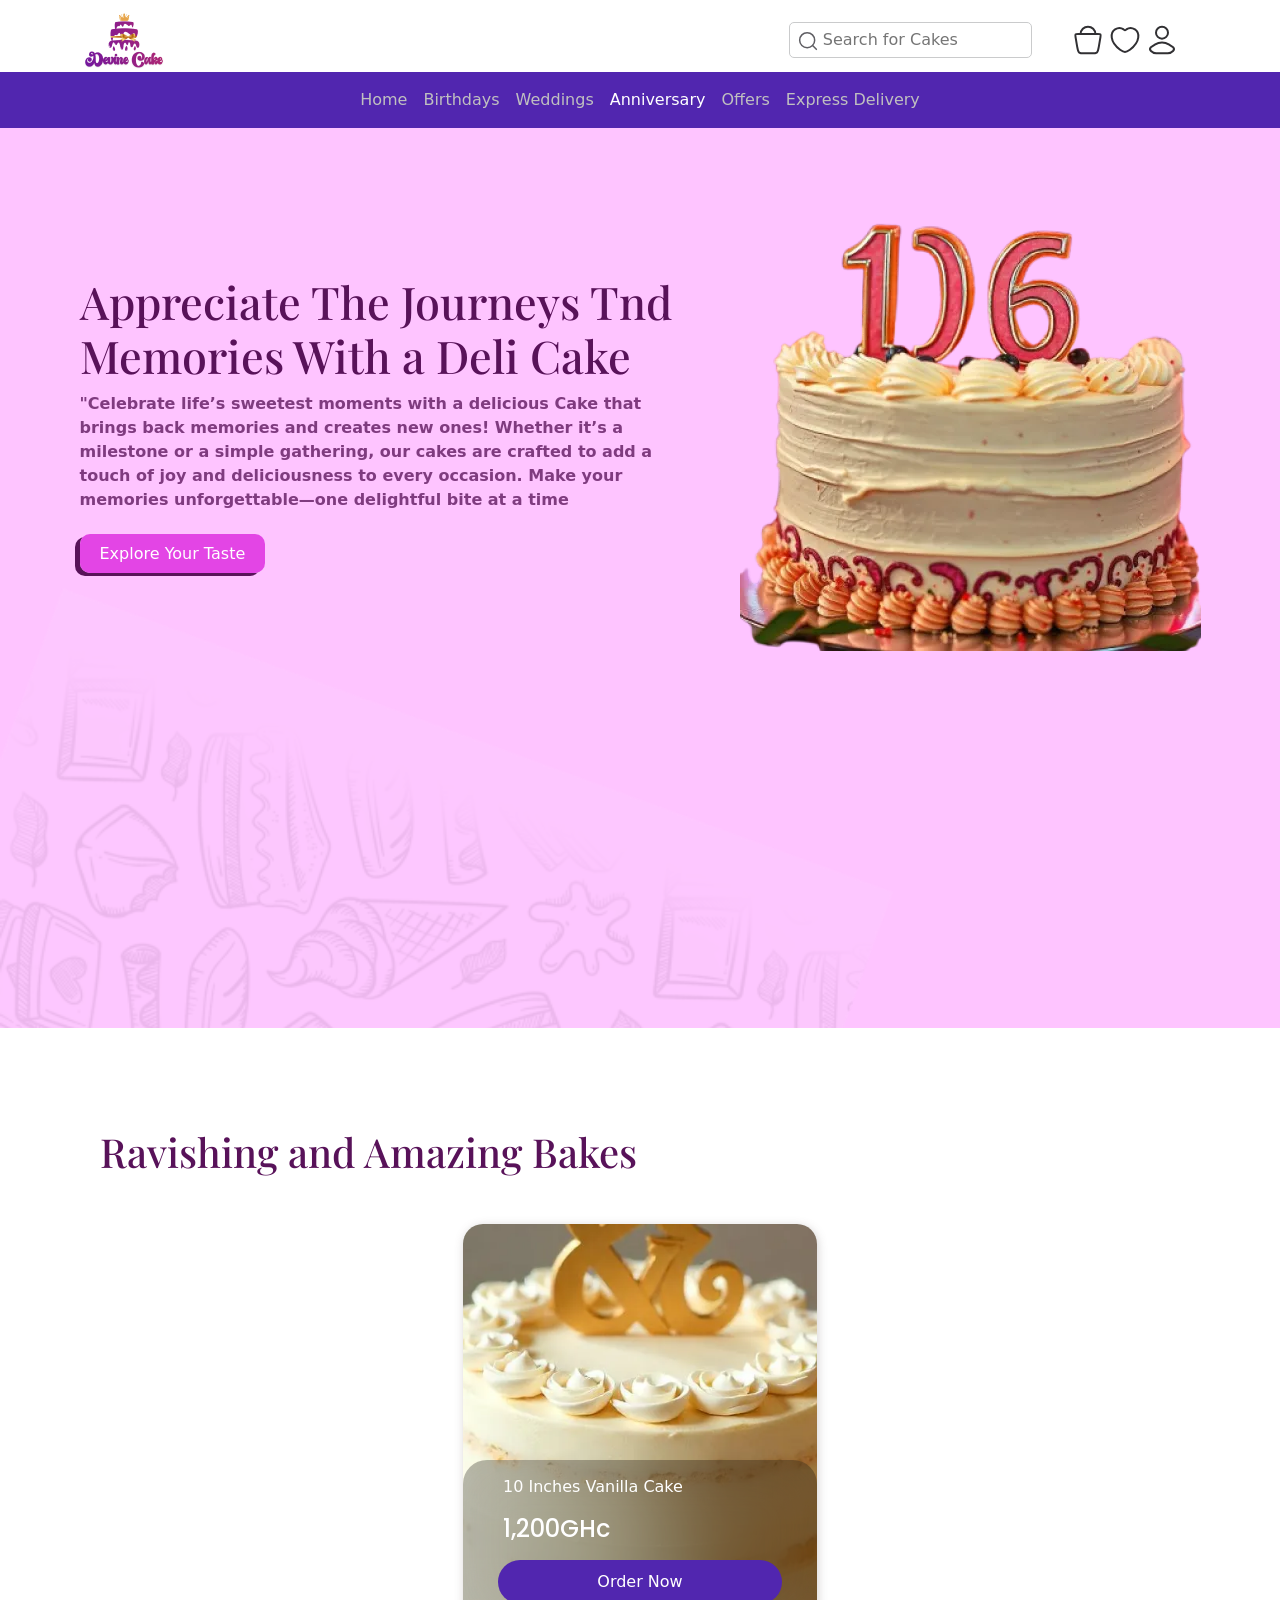
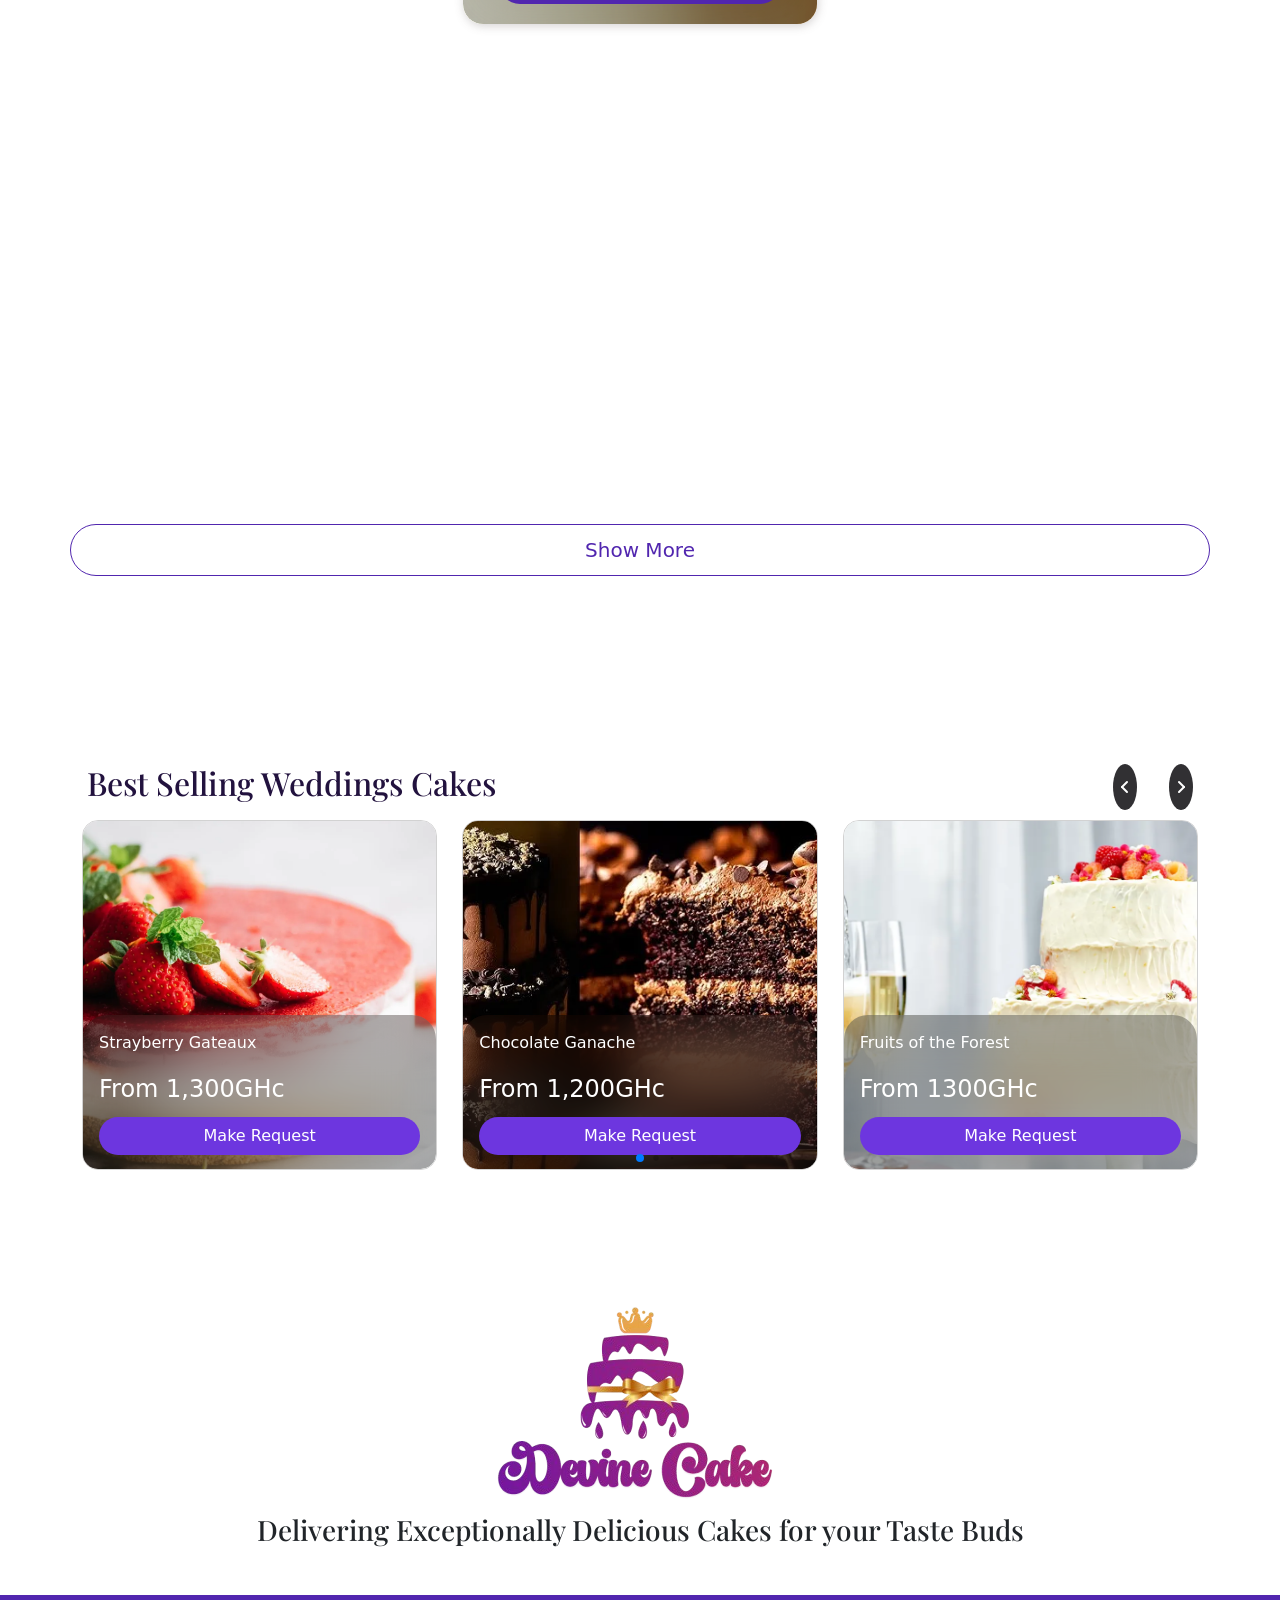
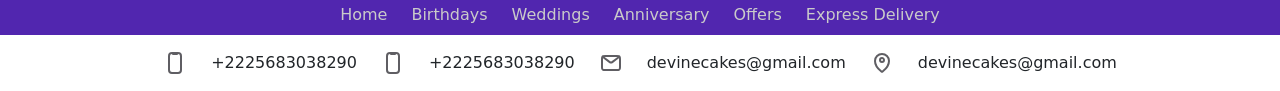
<file: anniversary.html>
<!DOCTYPE html>
<html lang="en">
  <head>
    <title>Devine Cake</title>
    <!-- Required meta tags -->
    <meta charset="utf-8" />
    <meta
      name="viewport"
      content="width=device-width, initial-scale=1, shrink-to-fit=no"
    />
    <link rel="stylesheet" href="/css/index.css" />
    <link rel="stylesheet" href="/css/carol.css" />
    <link rel="stylesheet" href="/css/otherpage.css" />
    <link rel="stylesheet" href="/css/animation.css" />
    <link
      rel="stylesheet"
      href="https://maxcdn.bootstrapcdn.com/font-awesome/4.7.0/css/font-awesome.min.css"
    />
    <!-- Bootstrap CSS v5.2.1 -->
    <link
      href="https://cdn.jsdelivr.net/npm/bootstrap@5.3.2/dist/css/bootstrap.min.css"
      rel="stylesheet"
      integrity="sha384-T3c6CoIi6uLrA9TneNEoa7RxnatzjcDSCmG1MXxSR1GAsXEV/Dwwykc2MPK8M2HN"
      crossorigin="anonymous"
    />
    <link rel="shortcut icon" href="/image/foot-logo.png" type="image/x-icon" />
    <link rel="preconnect" href="https://fonts.googleapis.com" />
    <link rel="preconnect" href="https://fonts.gstatic.com" crossorigin />
    <link
      href="https://fonts.googleapis.com/css2?family=Barlow+Condensed:ital,wght@0,100;0,200;0,300;0,400;0,500;0,600;0,700;0,800;0,900;1,100;1,200;1,300;1,400;1,500;1,600;1,700;1,800;1,900&family=Barlow+Semi+Condensed:ital,wght@0,100;0,200;0,300;0,400;0,500;0,600;0,700;0,800;0,900;1,100;1,200;1,300;1,400;1,500;1,600;1,700;1,800;1,900&family=Montserrat:ital,wght@0,100..900;1,100..900&family=Open+Sans:ital,wght@0,300..800;1,300..800&family=Orbitron:wght@400..900&family=Playfair+Display:ital,wght@0,400..900;1,400..900&family=Poppins:ital,wght@0,100;0,200;0,300;0,400;0,500;0,600;0,700;0,800;0,900;1,100;1,200;1,300;1,400;1,500;1,600;1,700;1,800;1,900&family=Roboto:ital,wght@0,100;0,300;0,400;0,500;0,700;0,900;1,100;1,300;1,400;1,500;1,700;1,900&display=swap"
      rel="stylesheet"
    />

    <link rel="preconnect" href="https://fonts.googleapis.com" />
    <link rel="preconnect" href="https://fonts.gstatic.com" crossorigin />
    <link
      href="https://fonts.googleapis.com/css2?family=Barlow+Condensed:ital,wght@0,100;0,200;0,300;0,400;0,500;0,600;0,700;0,800;0,900;1,100;1,200;1,300;1,400;1,500;1,600;1,700;1,800;1,900&family=Barlow+Semi+Condensed:ital,wght@0,100;0,200;0,300;0,400;0,500;0,600;0,700;0,800;0,900;1,100;1,200;1,300;1,400;1,500;1,600;1,700;1,800;1,900&family=Montserrat:ital,wght@0,100..900;1,100..900&family=Open+Sans:ital,wght@0,300..800;1,300..800&family=Orbitron:wght@400..900&family=Poppins:ital,wght@0,100;0,200;0,300;0,400;0,500;0,600;0,700;0,800;0,900;1,100;1,200;1,300;1,400;1,500;1,600;1,700;1,800;1,900&family=Roboto:ital,wght@0,100;0,300;0,400;0,500;0,700;0,900;1,100;1,300;1,400;1,500;1,700;1,900&display=swap"
      rel="stylesheet"
    />
    <link
      rel="stylesheet"
      href="https://cdn.jsdelivr.net/npm/swiper@11/swiper-bundle.min.css"
    />
  </head>
  <body>
    <!--=====================================================================
=============================================================================
HEADING MENU SECTION 
=====================================================================
=============================================================================
-->

    <header>
      <div class="heading container mt-2">
        <div>
           
            <a href="/"><img src="/image/logo.png" loading="lazy" alt="logo"></a>
        </div>

        <div class="head2">
            <button
                    class="navbar-toggler d-lg-none"
                    type="button"
                    data-bs-toggle="collapse"
                    data-bs-target="#collapsibleNavId"
                    aria-controls="collapsibleNavId"
                    aria-expanded="false"
                    aria-label="Toggle navigation"
                >
                <img src="/image/menu.svg" alt="">
            </button>
            <form action="#">
                <div class="search">
                    <img src="/image/search.svg" alt="search">
                    <input type="search" placeholder="Search for Cakes" name="" id="">
                </div>
            </form>
            
              <div>
                <a href="/cart.html"><img src="/image/shopping.svg" alt="shopping"></a>
                <a href="/wishlist.html"> <img src="/image/favourite.svg" alt="favourite"></a>
                <a href="/checkout.html"><img src="/image/user.svg" alt="user"></a>
            </div>
        </div>
    </div>
      <nav class="navbar navbar-expand-sm navbar-light">
        <div class="container">
          <div class="collapse navbar-collapse" id="collapsibleNavId">
            <ul class="navbar-nav me-auto mt-2 mt-lg-0">
              <li class="nav-item">
                <a class="nav-link" href="index.html" aria-current="page"
                  >Home</a
                >
              </li>
              <li class="nav-item">
                <a class="nav-link" href="birthday.html">Birthdays</a>
              </li>
              <li class="nav-item">
                <a class="nav-link" href="wedding.html">Weddings</a>
              </li>
              <li class="nav-item">
                <a class="nav-link actives" href="anniversary.html"
                  >Anniversary <span class="visually-hidden">(current)</span></a
                >
              </li>
              <li class="nav-item">
                <a class="nav-link" href="sizes.html">Offers</a>
              </li>
              <li class="nav-item">
                <a class="nav-link" href="express.html">Express Delivery</a>
              </li>
            </ul>
          </div>
        </div>
      </nav>
    </header>

    <!--=====================================================================
=============================================================================
MAIN DESIGN START HERE 
=====================================================================
=============================================================================
-->

    <main>
      <div class="wedding-hero-container" id="Anniversary-hero-container">
        <div class="wedding-hero-content">
          <div class="wedding-hero-left" id="anniversary-text">
            <h1>
              Appreciate The Journeys Tnd<br />
              Memories With a Deli Cake
            </h1>
            <p>
              "Celebrate life’s sweetest moments with a delicious Cake that
              brings back memories and creates new ones! Whether it’s a
              milestone or a simple gathering, our cakes are crafted to add a
              touch of joy and deliciousness to every occasion. Make your
              memories unforgettable—one delightful bite at a time
            </p>

            <div class="wedding-btn-box" id="Anniversary-btn-box">
              <a href="#" class="wedding-hero-btn">Explore Your Taste </a>
            </div>
          </div>
          <div class="wedding-hero-right">
            <img src="/image/anniversary.webp" alt="" />
          </div>
        </div>

        <div class="wedding-hero-down-image">
          <img src="/image/background.png" alt="background" />
        </div>
      </div>

      <section>
        <div class="products-head-text">
          <h1 id="Anniversary-product-text">Ravishing and Amazing Bakes</h1>
        </div>

        <div class="products-container">
          <!--Card 1 -->

          <div class="products-cards hidden">
            <div class="image">
              <img
                src="/image/products_images/12 inch cake.webp"
                alt="Product Image 1"
              />
            </div>
            <figcaption>
              <p>8 Inches Vanilla Cake</p>
              <h3>800GHc</h3>
            </figcaption>
            <a href="#">Order Now</a>
          </div>

          <!--Card 2 -->

          <div class="products-cards hidden">
            <div class="image">
              <img
                src="/image/products_images/10 Inch Vanilla Wedding Cake.webp"
                alt="Product Image 1"
              />
            </div>
            <figcaption>
              <p>10 Inches Vanilla Cake</p>
              <h3>1,200GHc</h3>
            </figcaption>
            <a href="#">Order Now</a>
          </div>

          <!--Card 3 -->

          <div class="products-cards hidden">
            <div class="image">
              <img
                src="/image/products_images/12 Inch Vanilla Wedding Cake.webp"
                alt="Product Image 1"
              />
            </div>
            <figcaption>
              <p>12 inches Vanilla Cakes</p>
              <h3>1,600GHc</h3>
            </figcaption>
            <a href="#">Order Now</a>
          </div>

          <!--Card 4 -->

          <div class="products-cards hidden large">
            <div class="image">
              <img
                src="/image/products_images/8 inch Chocolate Wedding Cake.webp"
                alt="Product Image 1"
              />
            </div>
            <figcaption>
              <p>8 Inches Chocolate Cake</p>
              <h3>1,000GHc</h3>
            </figcaption>
            <a href="#">Order Now</a>
          </div>

          <!--Card 5 -->

          <div class="products-cards hidden large">
            <div class="image">
              <img
                src="/image/products_images/8 inch Cake.webp"
                alt="Product Image 1"
              />
            </div>
            <figcaption>
              <p>10 Inches Chocolate Cake</p>
              <h3>1,600GHc</h3>
            </figcaption>
            <a href="#">Order Now</a>
          </div>

          <!--Card 6 -->

          <div class="products-cards hidden">
            <div class="image">
              <img
                src="/image/products_images/naked chocolate.webp"
                alt="Product Image 1"
              />
            </div>
            <figcaption>
              <p>12 Inches Chocolate Cake</p>
              <h3>2,000GHc</h3>
            </figcaption>
            <a href="#">Order Now</a>
          </div>

          <!--Card 7 -->

          <div class="products-cards hidden large">
            <div class="image">
              <img
                src="/image/products_images/reimagine.webp"
                alt="Product Image 1"
              />
            </div>
            <figcaption>
              <p>8 Inches Red Velvet Cake</p>
              <h3>1,000GHc</h3>
            </figcaption>
            <a href="#">Order Now</a>
          </div>

          <!--Card 8 -->

          <div class="products-cards hidden">
            <div class="image">
              <img src="/image/wedding/wedding-2.webp" alt="Product Image 1" />
            </div>
            <figcaption>
              <p>10 Inches Red Velvet Cake</p>
              <h3>1,600GHc</h3>
            </figcaption>
            <a href="#">Order Now</a>
          </div>

          <!--Card 9 -->

          <div class="products-cards hidden large">
            <div class="image">
              <img
                src="/image/products_images/Novelty Cake.webp"
                alt="Product Image 1"
              />
            </div>
            <figcaption>
              <p>12 Inches Red Velvet Cake</p>
              <h3>2,000GHc</h3>
            </figcaption>
            <a href="#">Order Now</a>
          </div>
        </div>

        <a href="#" class="btn-More">Show More</a>
      </section>

      <div class="cat container mt-5 mb-5" id="cat">
        <div class="cat-head" data-aos="fade-left">
          <h2>Best Selling Weddings Cakes</h2>
          <div class="control-btn">
            <button
              class="arrow-left swiper-navBtn"
              type="button"
              data-bs-slide="prev"
            >
              <img src="/image/arrow-left.svg" alt="" />
            </button>
            <button
              class="arrow-right swiper-navBtn"
              type="button"
              data-bs-slide="next"
            >
              <img src="/image/arrow-right.svg" alt="" />
            </button>
          </div>
        </div>

        <div class="slide-container swiper cat-body">
          <div class="slide-content">
            <div class="card-wrapper swiper-wrapper">
              <!-- slide start -->
              <div class="card swiper-slide">
                <div class="card-image">
                  <img
                    data-aos="flip-left"
                    src="/image/cakes/strayberry_56.webp"
                    alt=""
                  />
                </div>
                <div class="card-content">
                  <p>Strayberry Gateaux</p>
                  <div>From 1,300GHc</div>
                  <a class="btn" role="button">Make Request</a>
                </div>
              </div>
              <!-- slide end -->
              <!-- slide start -->
              <div class="card swiper-slide">
                <div class="card-image">
                  <img
                    data-aos="flip-left"
                    src="/image/cakes/chocolate.webp"
                    alt=""
                  />
                </div>
                <div class="card-content">
                  <p>Chocolate Ganache</p>
                  <div>From 1,200GHc</div>
                  <a class="btn" role="button">Make Request</a>
                </div>
              </div>
              <!-- slide end -->
              <!-- slide start -->
              <div class="card swiper-slide">
                <div class="card-image">
                  <img
                    data-aos="flip-left"
                    src="/image/cakes/vanilabuttermilk.webp"
                    alt=""
                  />
                </div>
                <div class="card-content">
                  <p>Fruits of the Forest</p>
                  <div>From 1300GHc</div>
                  <a class="btn" role="button">Make Request</a>
                </div>
              </div>
              <!-- slide end -->
              <!-- slide start -->
              <div class="card swiper-slide">
                <div class="card-image">
                  <img
                    data-aos="flip-left"
                    src="/image/cakes/chocolate 2.webp"
                    alt=""
                  />
                </div>
                <div class="card-content">
                  <p>Chocolate Cakes</p>
                  <div>From 1,000GHc</div>
                  <a class="btn" role="button">Make Request</a>
                </div>
              </div>
              <!-- slide end -->
              <!-- slide start -->
              <div class="card swiper-slide">
                <div class="card-image">
                  <img
                    data-aos="flip-left"
                    src="/image/cakes/strayberry_4.webp"
                    alt=""
                  />
                </div>
                <div class="card-content">
                  <p>Strayberry Cakes</p>
                  <div>From 1,300GHc</div>
                  <a class="btn" role="button">Make Request</a>
                </div>
              </div>
              <!-- slide end -->
              <!-- slide start -->
              <div class="card swiper-slide">
                <div class="card-image">
                  <img
                    data-aos="flip-left"
                    src="/image/cakes/vanila cakes.webp"
                    alt=""
                  />
                </div>
                <div class="card-content">
                  <p>Vanilla Cakes</p>
                  <div>From 800GHc</div>
                  <a class="btn" role="button">Make Request</a>
                </div>
              </div>
              <!-- slide end -->
            </div>
          </div>
          <div class="swiper-pagination mt-4"></div>
        </div>
      </div>
    </main>

    <footer class="footer">
      <div class="foot1">
        <img src="/image/foot-logo.png" alt="" />
        <h3>Delivering Exceptionally Delicious Cakes for your Taste Buds</h3>
      </div>
      <div class="foot2">
        <div>
          <span><a href="index.html">Home</a></span>
          <span><a href="birthday.html">Birthdays</a></span>
          <span><a href="wedding.html">Weddings</a></span>
          <span class="actives"
            ><a href="anniversary.html">Anniversary</a></span
          >
          <span><a href="sizes.html">Offers</a></span>
          <span><a href="express.html">Express Delivery</a></span>
        </div>
      </div>
      <div class="foot3">
        <div>
          <div><img src="/image/phone.svg" alt="" />+2225683038290</div>
          <div><img src="/image/phone.svg" alt="" />+2225683038290</div>
          <div><img src="/image/mail.svg" alt="" />devinecakes@gmail.com</div>
          <div><img src="/image/map.svg" alt="" />devinecakes@gmail.com</div>
        </div>
      </div>
    </footer>
    <!-- Bootstrap JavaScript Libraries -->
    <script
      src="https://cdn.jsdelivr.net/npm/@popperjs/core@2.11.8/dist/umd/popper.min.js"
      integrity="sha384-I7E8VVD/ismYTF4hNIPjVp/Zjvgyol6VFvRkX/vR+Vc4jQkC+hVqc2pM8ODewa9r"
      crossorigin="anonymous"
    ></script>

    <script
      src="https://cdn.jsdelivr.net/npm/bootstrap@5.3.2/dist/js/bootstrap.min.js"
      integrity="sha384-BBtl+eGJRgqQAUMxJ7pMwbEyER4l1g+O15P+16Ep7Q9Q+zqX6gSbd85u4mG4QzX+"
      crossorigin="anonymous"
    ></script>
    <script src="https://code.jquery.com/jquery-1.11.1.min.js"></script>
    <script src="https://cdn.jsdelivr.net/npm/swiper@11/swiper-bundle.min.js"></script>
    <script src="/js/carol.js"></script>
    <script src="/js/index.js"></script>
  </body>
</html>
</file>
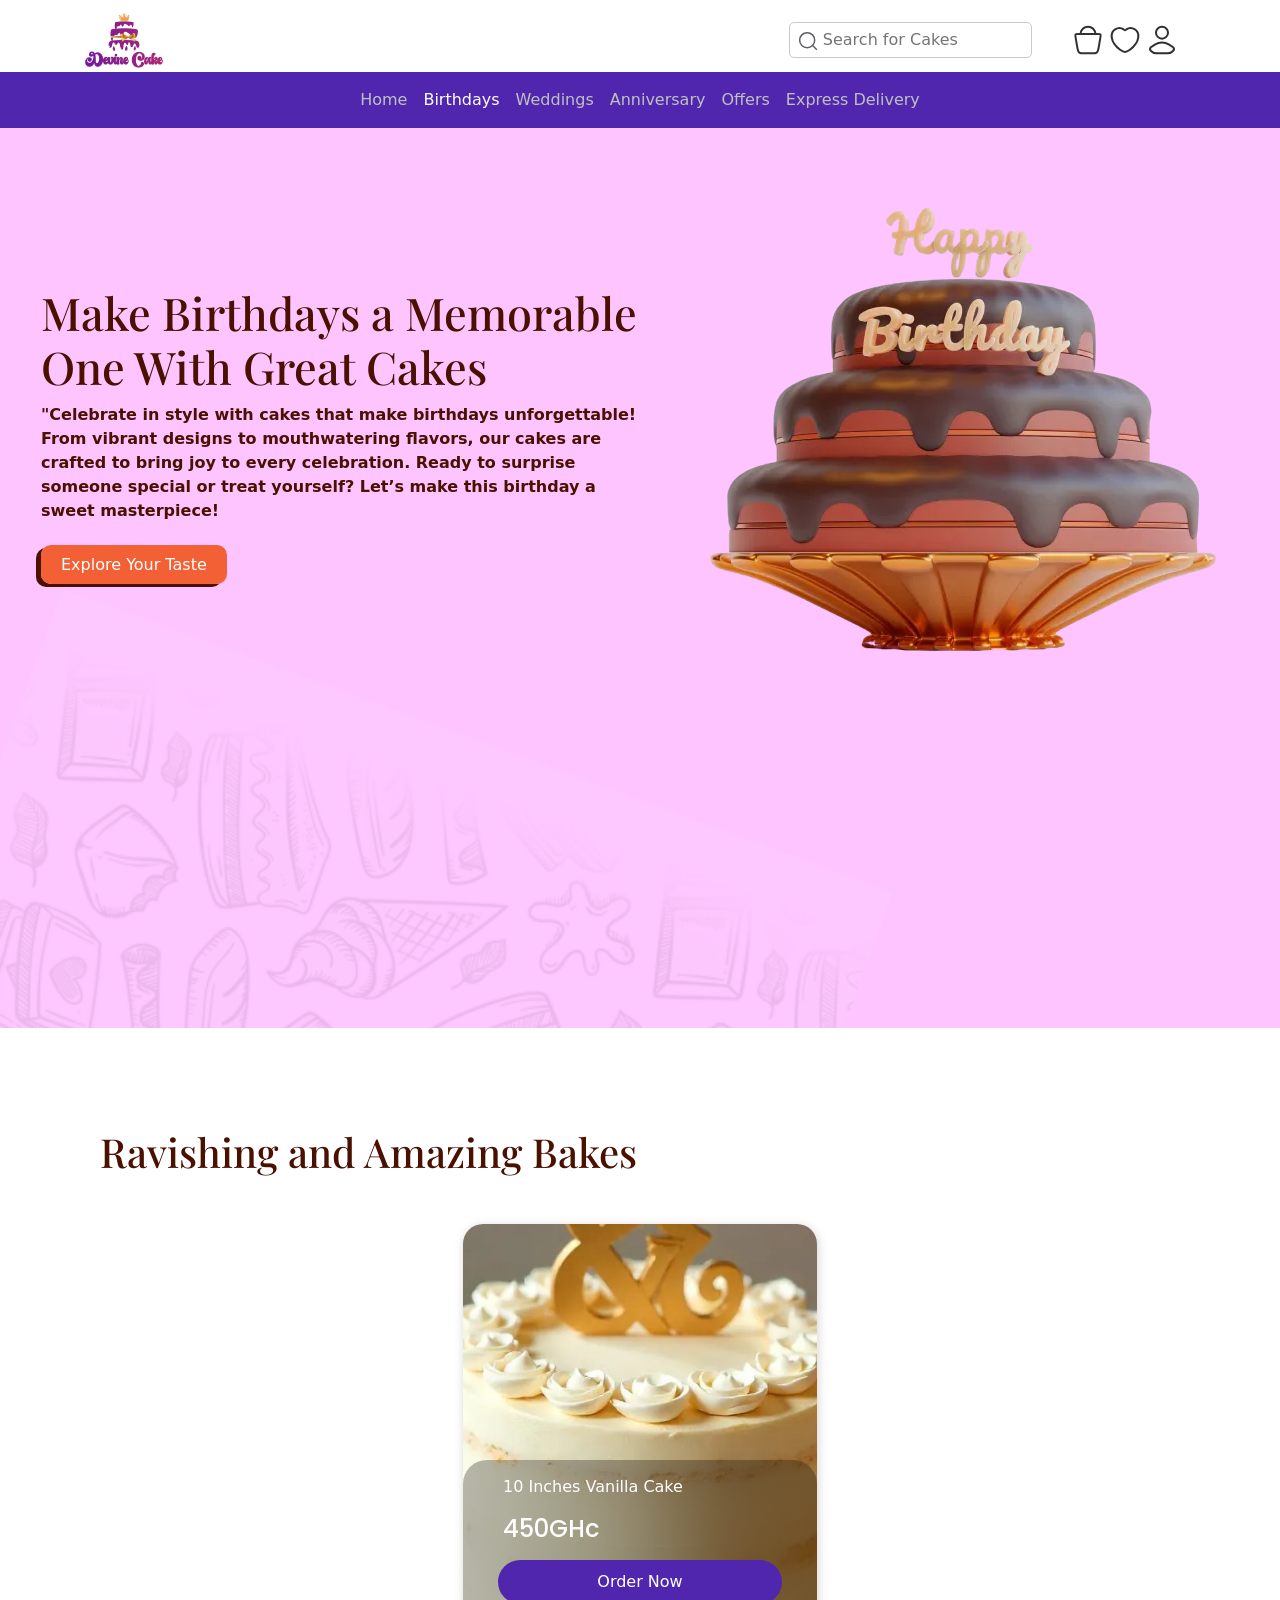
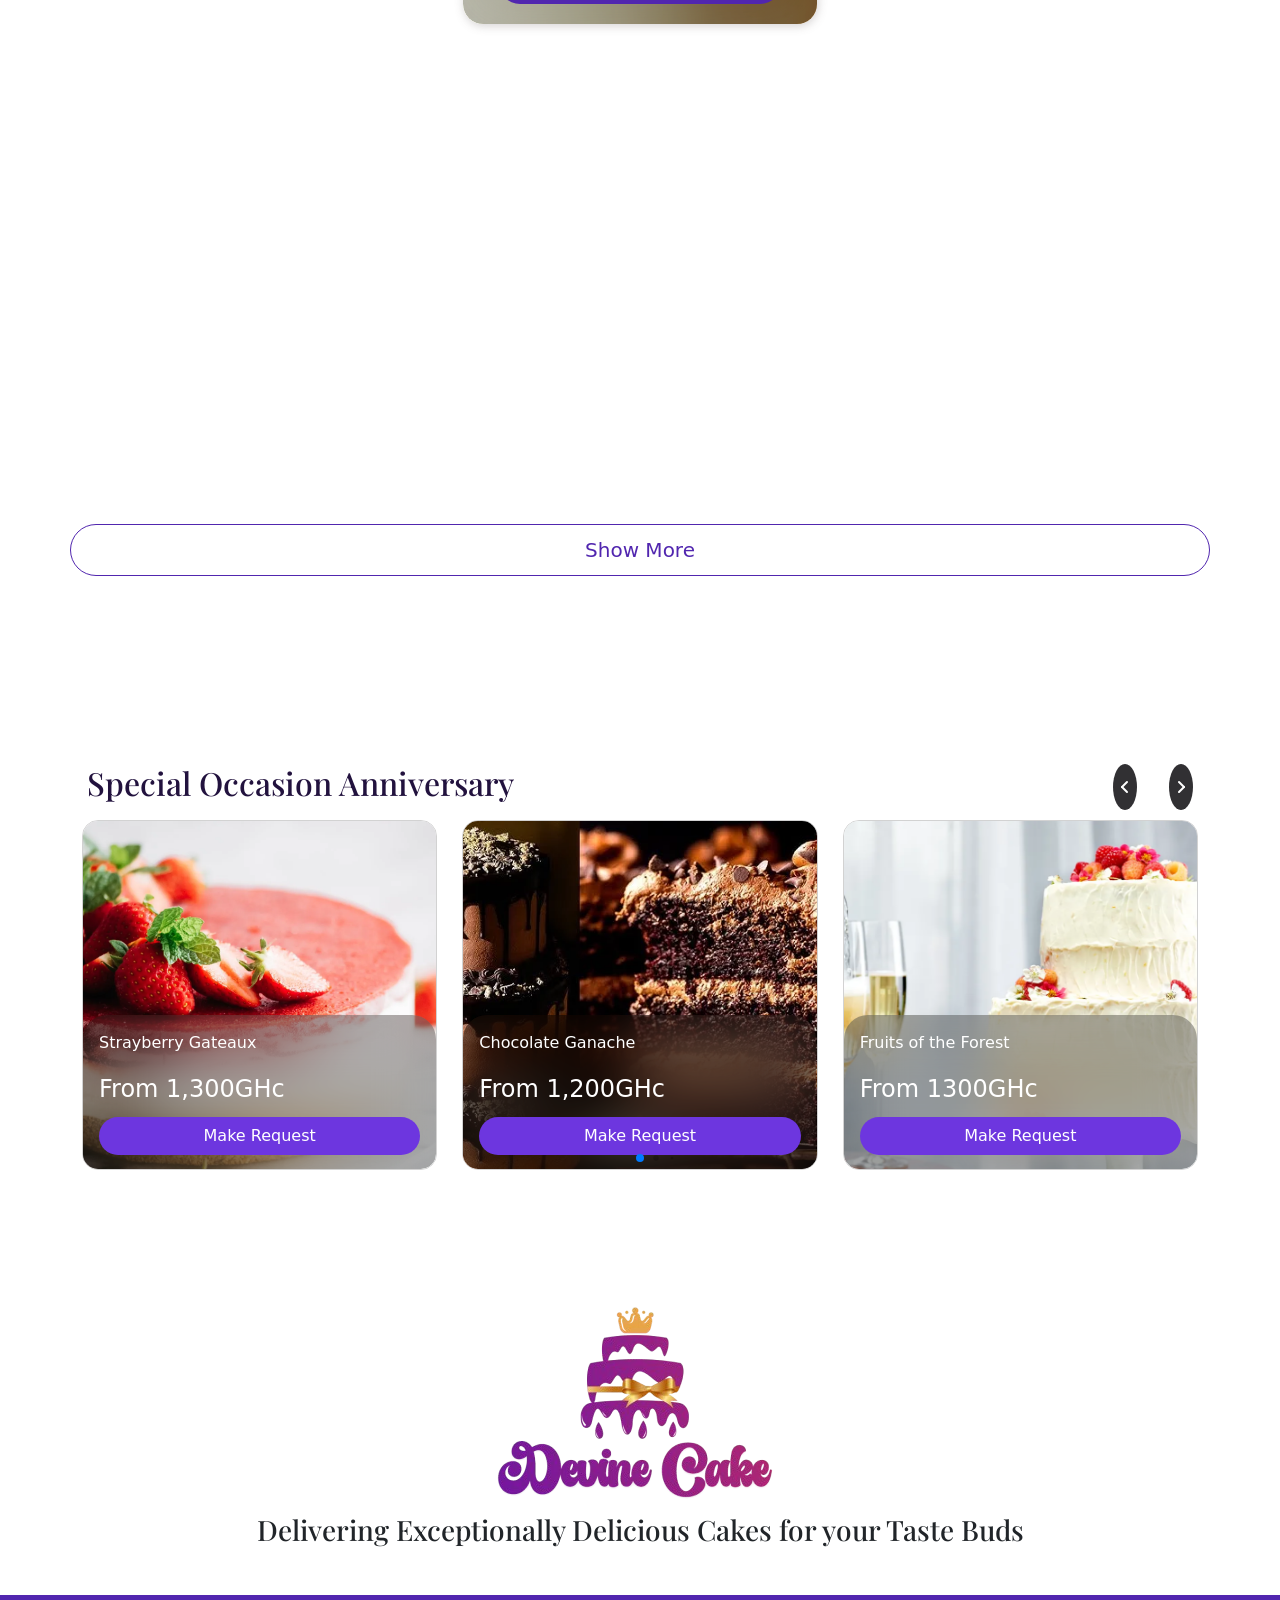
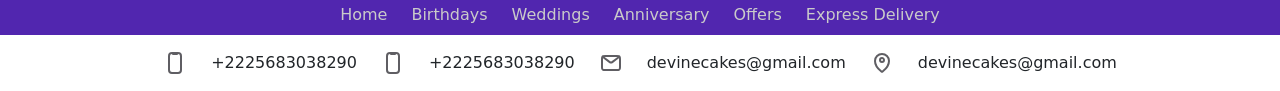
<file: birthday.html>
<!DOCTYPE html>
<html lang="en">
  <head>
    <title>Devine Cake</title>
    <!-- Required meta tags -->
    <meta charset="utf-8" />
    <meta
      name="viewport"
      content="width=device-width, initial-scale=1, shrink-to-fit=no"
    />
    <link rel="stylesheet" href="/css/index.css" />
    <link rel="stylesheet" href="/css/carol.css" />
    <link rel="stylesheet" href="/css/otherpage.css" />
    <link rel="stylesheet" href="/css/animation.css" />
    <link
      rel="stylesheet"
      href="https://maxcdn.bootstrapcdn.com/font-awesome/4.7.0/css/font-awesome.min.css"
    />
    <!-- Bootstrap CSS v5.2.1 -->
    <link
      href="https://cdn.jsdelivr.net/npm/bootstrap@5.3.2/dist/css/bootstrap.min.css"
      rel="stylesheet"
      integrity="sha384-T3c6CoIi6uLrA9TneNEoa7RxnatzjcDSCmG1MXxSR1GAsXEV/Dwwykc2MPK8M2HN"
      crossorigin="anonymous"
    />
    <link rel="preconnect" href="https://fonts.googleapis.com" />
    <link rel="preconnect" href="https://fonts.gstatic.com" crossorigin />
    <link
      href="https://fonts.googleapis.com/css2?family=Barlow+Condensed:ital,wght@0,100;0,200;0,300;0,400;0,500;0,600;0,700;0,800;0,900;1,100;1,200;1,300;1,400;1,500;1,600;1,700;1,800;1,900&family=Barlow+Semi+Condensed:ital,wght@0,100;0,200;0,300;0,400;0,500;0,600;0,700;0,800;0,900;1,100;1,200;1,300;1,400;1,500;1,600;1,700;1,800;1,900&family=Montserrat:ital,wght@0,100..900;1,100..900&family=Open+Sans:ital,wght@0,300..800;1,300..800&family=Orbitron:wght@400..900&family=Playfair+Display:ital,wght@0,400..900;1,400..900&family=Poppins:ital,wght@0,100;0,200;0,300;0,400;0,500;0,600;0,700;0,800;0,900;1,100;1,200;1,300;1,400;1,500;1,600;1,700;1,800;1,900&family=Roboto:ital,wght@0,100;0,300;0,400;0,500;0,700;0,900;1,100;1,300;1,400;1,500;1,700;1,900&display=swap"
      rel="stylesheet"
    />
    <link rel="shortcut icon" href="/image/foot-logo.png" type="image/x-icon" />
    <link rel="preconnect" href="https://fonts.googleapis.com" />
    <link rel="preconnect" href="https://fonts.gstatic.com" crossorigin />
    <link
      href="https://fonts.googleapis.com/css2?family=Barlow+Condensed:ital,wght@0,100;0,200;0,300;0,400;0,500;0,600;0,700;0,800;0,900;1,100;1,200;1,300;1,400;1,500;1,600;1,700;1,800;1,900&family=Barlow+Semi+Condensed:ital,wght@0,100;0,200;0,300;0,400;0,500;0,600;0,700;0,800;0,900;1,100;1,200;1,300;1,400;1,500;1,600;1,700;1,800;1,900&family=Montserrat:ital,wght@0,100..900;1,100..900&family=Open+Sans:ital,wght@0,300..800;1,300..800&family=Orbitron:wght@400..900&family=Poppins:ital,wght@0,100;0,200;0,300;0,400;0,500;0,600;0,700;0,800;0,900;1,100;1,200;1,300;1,400;1,500;1,600;1,700;1,800;1,900&family=Roboto:ital,wght@0,100;0,300;0,400;0,500;0,700;0,900;1,100;1,300;1,400;1,500;1,700;1,900&display=swap"
      rel="stylesheet"
    />
    <link
      rel="stylesheet"
      href="https://cdn.jsdelivr.net/npm/swiper@11/swiper-bundle.min.css"
    />
  </head>
  <body>
    <!--=====================================================================
=============================================================================
HEADING MENU SECTION 
=====================================================================
=============================================================================
-->

    <header>
      <div class="heading container mt-2">
        <div>
            <!-- <button
                    class="navbar-toggler d-lg-none"
                    type="button"
                    data-bs-toggle="collapse"
                    data-bs-target="#collapsibleNavId"
                    aria-controls="collapsibleNavId"
                    aria-expanded="false"
                    aria-label="Toggle navigation"
                >
                <img src="/image/menu.svg" alt="">
            </button> -->
            <a href="/"><img src="/image/logo.png" loading="lazy" alt="logo"></a>
        </div>

        <div class="head2">
            <button
                    class="navbar-toggler d-lg-none"
                    type="button"
                    data-bs-toggle="collapse"
                    data-bs-target="#collapsibleNavId"
                    aria-controls="collapsibleNavId"
                    aria-expanded="false"
                    aria-label="Toggle navigation"
                >
                <img src="/image/menu.svg" alt="">
            </button>
            <form action="#">
                <div class="search">
                    <img src="/image/search.svg" alt="search">
                    <input type="search" placeholder="Search for Cakes" name="" id="">
                </div>
            </form>
                          <div>
                <a href="/cart.html"><img src="/image/shopping.svg" alt="shopping"></a>
                <a href="/wishlist.html"> <img src="/image/favourite.svg" alt="favourite"></a>
                <a href="/checkout.html"><img src="/image/user.svg" alt="user"></a>
            </div>
        </div>
    </div>
      <nav class="navbar navbar-expand-sm navbar-light">
        <div class="container">
          <div class="collapse navbar-collapse" id="collapsibleNavId">
            <ul class="navbar-nav me-auto mt-2 mt-lg-0">
              <li class="nav-item">
                <a class="nav-link" href="index.html" aria-current="page"
                  >Home</a
                >
              </li>
              <li class="nav-item">
                <a class="nav-link actives" href="birthday.html"
                  >Birthdays <span class="visually-hidden">(current)</span></a
                >
              </li>
              <li class="nav-item">
                <a class="nav-link" href="wedding.html">Weddings</a>
              </li>
              <li class="nav-item">
                <a class="nav-link" href="anniversary.html">Anniversary</a>
              </li>
              <li class="nav-item">
                <a class="nav-link" href="sizes.html">Offers</a>
              </li>
              <li class="nav-item">
                <a class="nav-link" href="express.html">Express Delivery</a>
              </li>
            </ul>
          </div>
        </div>
      </nav>
    </header>

    <!--=====================================================================
=============================================================================
MAIN DESIGN START HERE 
=====================================================================
=============================================================================
-->

    <main>
      <div class="wedding-hero-container" id="Anniversary-hero-container">
        <div class="wedding-hero-content">
          <div class="wedding-hero-left" id="Birthday-text">
            <h1>
              Make Birthdays a Memorable <br />
              One With Great Cakes
            </h1>
            <p>
              "Celebrate in style with cakes that make birthdays unforgettable!
              From vibrant designs to mouthwatering flavors, our cakes are
              crafted to bring joy to every celebration. Ready to surprise
              someone special or treat yourself? Let’s make this birthday a
              sweet masterpiece!
            </p>

            <div class="wedding-btn-box" id="Birthday-btn-box">
              <a href="#" class="wedding-hero-btn">Explore Your Taste </a>
            </div>
          </div>
          <div class="wedding-hero-right">
            <img src="/image/birthday.webp" alt="" />
          </div>
        </div>

        <div class="wedding-hero-down-image">
          <img src="/image/background.png" alt="background" />
        </div>
      </div>

      <section>
        <div class="products-head-text">
          <h1 id="Birthday-product-text">Ravishing and Amazing Bakes</h1>
        </div>

        <div class="products-container">
          <!--Card 1 -->

          <div class="products-cards hidden">
            <div class="image">
              <img
                src="/image/products_images/12 inch cake.webp"
                alt="Product Image 1"
              />
            </div>
            <figcaption>
              <p>8 Inches Vanilla Cake</p>
              <h3>360GHc</h3>
            </figcaption>
            <a href="#">Order Now</a>
          </div>

          <!--Card 2 -->

          <div class="products-cards hidden">
            <div class="image">
              <img
                src="/image/products_images/10 Inch Vanilla Wedding Cake.webp"
                alt="Product Image 1"
              />
            </div>
            <figcaption>
              <p>10 Inches Vanilla Cake</p>
              <h3>450GHc</h3>
            </figcaption>
            <a href="#">Order Now</a>
          </div>

          <!--Card 3 -->

          <div class="products-cards hidden">
            <div class="image">
              <img
                src="/image/products_images/12 Inch Vanilla Wedding Cake.webp"
                alt="Product Image 1"
              />
            </div>
            <figcaption>
              <p>12 inches Vanilla Cakes</p>
              <h3>520GHc</h3>
            </figcaption>
            <a href="#">Order Now</a>
          </div>

          <!--Card 4 -->

          <div class="products-cards hidden large">
            <div class="image">
              <img
                src="/image/products_images/8 inch Chocolate Wedding Cake.webp"
                alt="Product Image 1"
              />
            </div>
            <figcaption>
              <p>8 Inches Chocolate Cake</p>
              <h3>360GHc</h3>
            </figcaption>
            <a href="#">Order Now</a>
          </div>

          <!--Card 5 -->

          <div class="products-cards hidden large">
            <div class="image">
              <img
                src="/image/products_images/8 inch Cake.webp"
                alt="Product Image 1"
              />
            </div>
            <figcaption>
              <p>10 Inches Chocolate Cake</p>
              <h3>450GHc</h3>
            </figcaption>
            <a href="#">Order Now</a>
          </div>

          <!--Card 6 -->

          <div class="products-cards hidden">
            <div class="image">
              <img
                src="/image/products_images/naked chocolate.webp"
                alt="Product Image 1"
              />
            </div>
            <figcaption>
              <p>12 Inches Chocolate Cake</p>
              <h3>520GHc</h3>
            </figcaption>
            <a href="#">Order Now</a>
          </div>

          <!--Card 7 -->

          <div class="products-cards hidden large">
            <div class="image">
              <img
                src="/image/products_images/reimagine.webp"
                alt="Product Image 1"
              />
            </div>
            <figcaption>
              <p>8 Inches Red Velvet Cake</p>
              <h3>360GHc</h3>
            </figcaption>
            <a href="#">Order Now</a>
          </div>

          <!--Card 8 -->

          <div class="products-cards hidden">
            <div class="image">
              <img src="/image/wedding/wedding-2.webp" alt="Product Image 1" />
            </div>
            <figcaption>
              <p>10 Inches Red Velvet Cake</p>
              <h3>450GHc</h3>
            </figcaption>
            <a href="#">Order Now</a>
          </div>

          <!--Card 9 -->

          <div class="products-cards hidden large">
            <div class="image">
              <img
                src="/image/products_images/Novelty Cake.webp"
                alt="Product Image 1"
              />
            </div>
            <figcaption>
              <p>12 Inches Red Velvet Cake</p>
              <h3>520GHc</h3>
            </figcaption>
            <a href="#">Order Now</a>
          </div>
        </div>

        <a href="#" class="btn-More">Show More</a>
      </section>

      <div class="cat container mt-5 mb-5" id="cat">
        <div class="cat-head" data-aos="fade-left">
          <h2>Special Occasion Anniversary</h2>
          <div class="control-btn">
            <button
              class="arrow-left swiper-navBtn"
              type="button"
              data-bs-slide="prev"
            >
              <img src="/image/arrow-left.svg" alt="" />
            </button>
            <button
              class="arrow-right swiper-navBtn"
              type="button"
              data-bs-slide="next"
            >
              <img src="/image/arrow-right.svg" alt="" />
            </button>
          </div>
        </div>

        <div class="slide-container swiper cat-body">
          <div class="slide-content">
            <div class="card-wrapper swiper-wrapper">
              <!-- slide start -->
              <div class="card swiper-slide">
                <div class="card-image">
                  <img
                    data-aos="flip-left"
                    src="/image/cakes/strayberry_56.webp"
                    alt=""
                  />
                </div>
                <div class="card-content">
                  <p>Strayberry Gateaux</p>
                  <div>From 1,300GHc</div>
                  <a class="btn" role="button">Make Request</a>
                </div>
              </div>
              <!-- slide end -->
              <!-- slide start -->
              <div class="card swiper-slide">
                <div class="card-image">
                  <img
                    data-aos="flip-left"
                    src="/image/cakes/chocolate.webp"
                    alt=""
                  />
                </div>
                <div class="card-content">
                  <p>Chocolate Ganache</p>
                  <div>From 1,200GHc</div>
                  <a class="btn" role="button">Make Request</a>
                </div>
              </div>
              <!-- slide end -->
              <!-- slide start -->
              <div class="card swiper-slide">
                <div class="card-image">
                  <img
                    data-aos="flip-left"
                    src="/image/cakes/vanilabuttermilk.webp"
                    alt=""
                  />
                </div>
                <div class="card-content">
                  <p>Fruits of the Forest</p>
                  <div>From 1300GHc</div>
                  <a class="btn" role="button">Make Request</a>
                </div>
              </div>
              <!-- slide end -->
              <!-- slide start -->
              <div class="card swiper-slide">
                <div class="card-image">
                  <img
                    data-aos="flip-left"
                    src="/image/cakes/chocolate 2.webp"
                    alt=""
                  />
                </div>
                <div class="card-content">
                  <p>Chocolate Cakes</p>
                  <div>From 1,000GHc</div>
                  <a class="btn" role="button">Make Request</a>
                </div>
              </div>
              <!-- slide end -->
              <!-- slide start -->
              <div class="card swiper-slide">
                <div class="card-image">
                  <img
                    data-aos="flip-left"
                    src="/image/cakes/strayberry_4.webp"
                    alt=""
                  />
                </div>
                <div class="card-content">
                  <p>Strayberry Cakes</p>
                  <div>From 1,300GHc</div>
                  <a class="btn" role="button">Make Request</a>
                </div>
              </div>
              <!-- slide end -->
              <!-- slide start -->
              <div class="card swiper-slide">
                <div class="card-image">
                  <img
                    data-aos="flip-left"
                    src="/image/cakes/vanila cakes.webp"
                    alt=""
                  />
                </div>
                <div class="card-content">
                  <p>Vanilla Cakes</p>
                  <div>From 800GHc</div>
                  <a class="btn" role="button">Make Request</a>
                </div>
              </div>
              <!-- slide end -->
            </div>
          </div>
          <div class="swiper-pagination mt-4"></div>
        </div>
      </div>
    </main>

    <footer class="footer">
      <div class="foot1">
        <img src="/image/foot-logo.png" alt="" />
        <h3>Delivering Exceptionally Delicious Cakes for your Taste Buds</h3>
      </div>
      <div class="foot2">
        <div>
          <span><a href="index.html">Home</a></span>
          <span class="actives"><a href="birthday.html">Birthdays</a></span>
          <span><a href="wedding.html">Weddings</a></span>
          <span><a href="anniversary.html">Anniversary</a></span>
          <span><a href="sizes.html">Offers</a></span>
          <span><a href="express.html">Express Delivery</a></span>
        </div>
      </div>
      <div class="foot3">
        <div>
          <div><img src="/image/phone.svg" alt="" />+2225683038290</div>
          <div><img src="/image/phone.svg" alt="" />+2225683038290</div>
          <div><img src="/image/mail.svg" alt="" />devinecakes@gmail.com</div>
          <div><img src="/image/map.svg" alt="" />devinecakes@gmail.com</div>
        </div>
      </div>
    </footer>
    <!-- Bootstrap JavaScript Libraries -->
    <script
      src="https://cdn.jsdelivr.net/npm/@popperjs/core@2.11.8/dist/umd/popper.min.js"
      integrity="sha384-I7E8VVD/ismYTF4hNIPjVp/Zjvgyol6VFvRkX/vR+Vc4jQkC+hVqc2pM8ODewa9r"
      crossorigin="anonymous"
    ></script>

    <script
      src="https://cdn.jsdelivr.net/npm/bootstrap@5.3.2/dist/js/bootstrap.min.js"
      integrity="sha384-BBtl+eGJRgqQAUMxJ7pMwbEyER4l1g+O15P+16Ep7Q9Q+zqX6gSbd85u4mG4QzX+"
      crossorigin="anonymous"
    ></script>
    <script src="https://cdn.jsdelivr.net/npm/swiper@11/swiper-bundle.min.js"></script>
    <script src="https://code.jquery.com/jquery-1.11.1.min.js"></script>

    <script src="/js/carol.js"></script>
    <script src="/js/index.js"></script>
  </body>
</html>
</file>
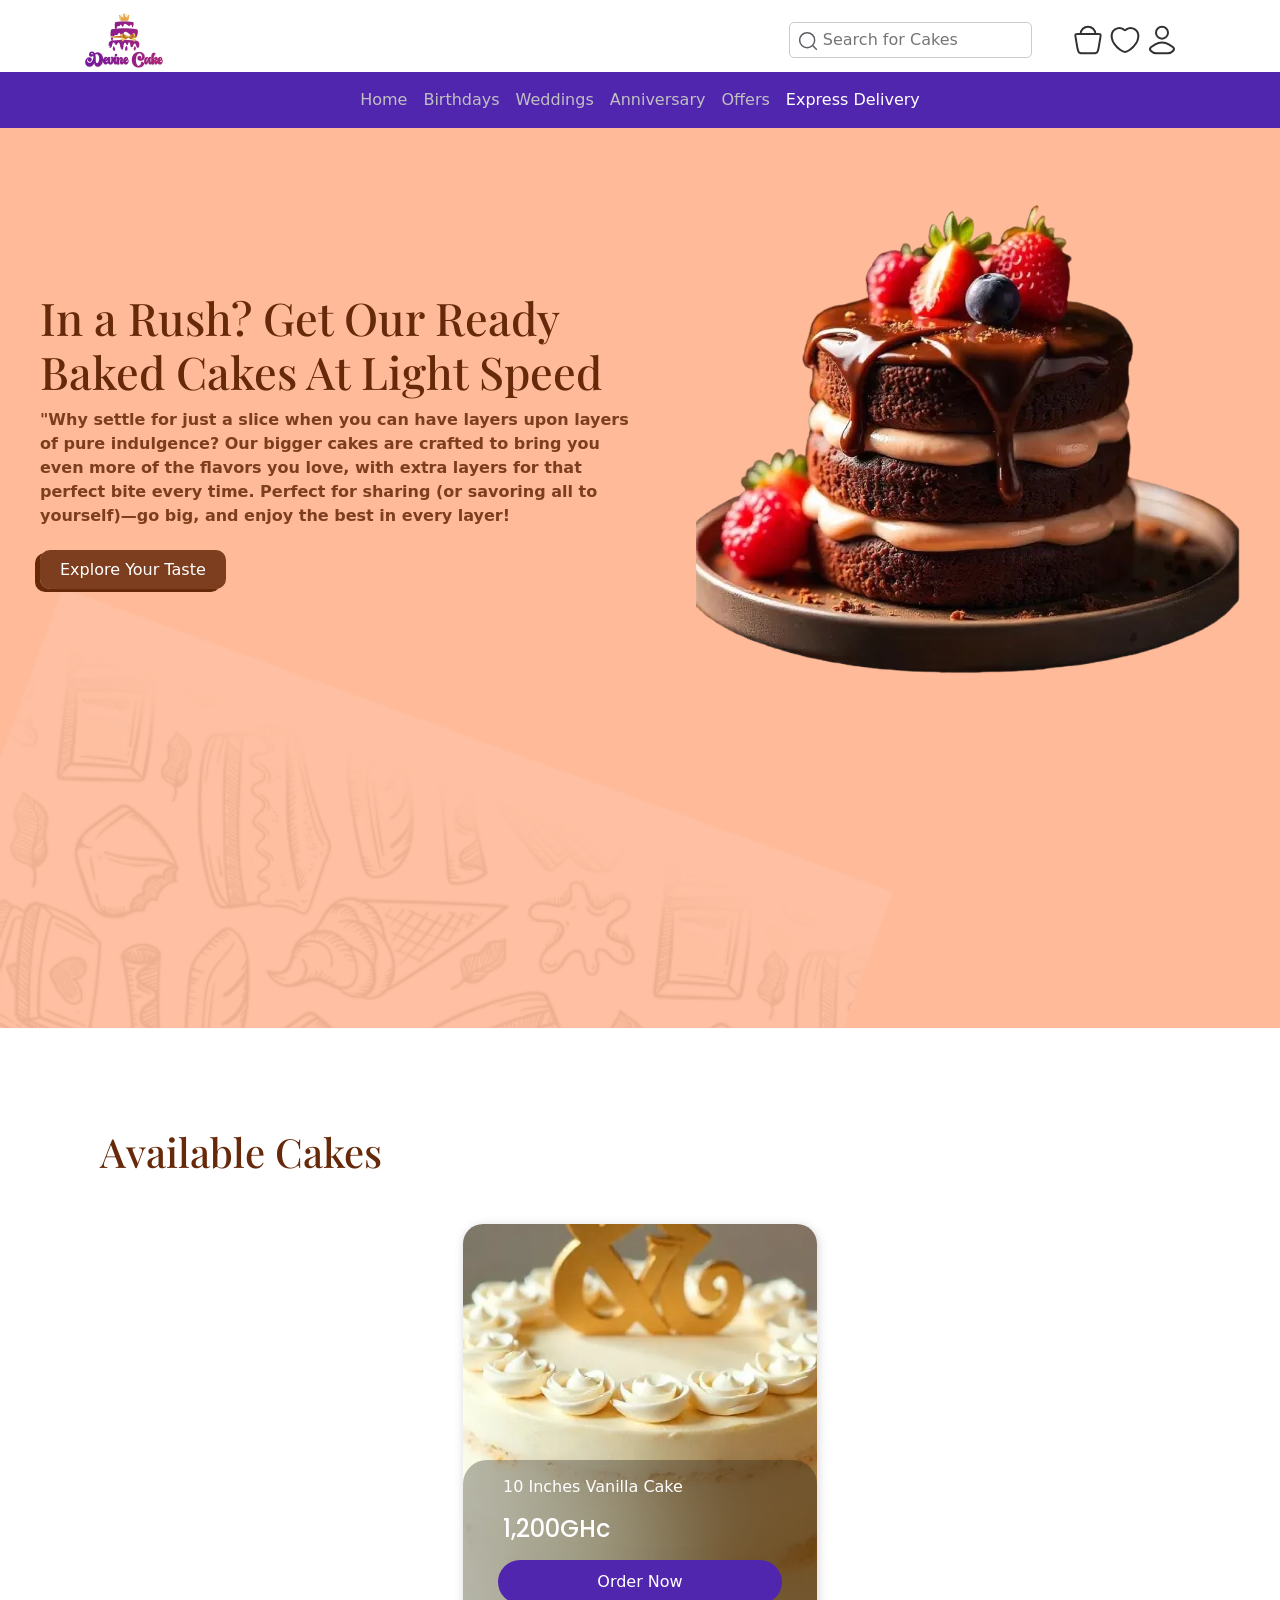
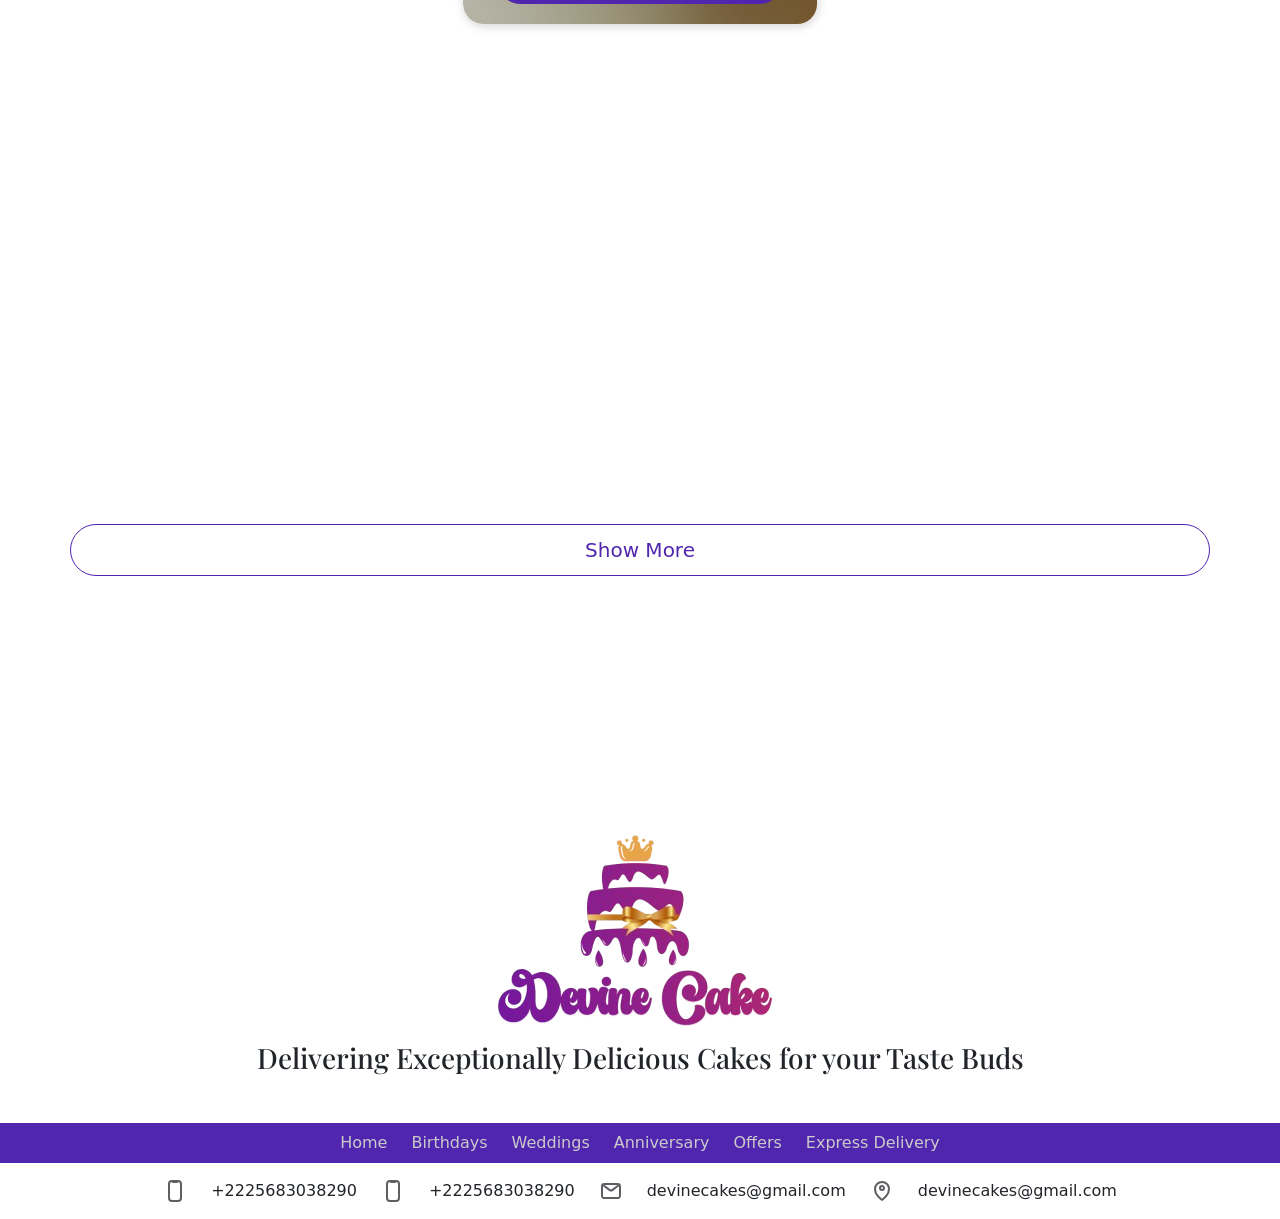
<file: express.html>
<!DOCTYPE html>
<html lang="en">
  <head>
    <title>Devine Cake</title>
    <!-- Required meta tags -->
    <meta charset="utf-8" />
    <meta
      name="viewport"
      content="width=device-width, initial-scale=1, shrink-to-fit=no"
    />
    <link rel="stylesheet" href="/css/index.css" />
    <link rel="stylesheet" href="/css/carol.css" />
    <link rel="stylesheet" href="/css/otherpage.css" />
    <link rel="stylesheet" href="/css/animation.css" />
    <link
      rel="stylesheet"
      href="https://maxcdn.bootstrapcdn.com/font-awesome/4.7.0/css/font-awesome.min.css"
    />
    <!-- Bootstrap CSS v5.2.1 -->
    <link
      href="https://cdn.jsdelivr.net/npm/bootstrap@5.3.2/dist/css/bootstrap.min.css"
      rel="stylesheet"
      integrity="sha384-T3c6CoIi6uLrA9TneNEoa7RxnatzjcDSCmG1MXxSR1GAsXEV/Dwwykc2MPK8M2HN"
      crossorigin="anonymous"
    />
    <link rel="preconnect" href="https://fonts.googleapis.com" />
    <link rel="preconnect" href="https://fonts.gstatic.com" crossorigin />
    <link
      href="https://fonts.googleapis.com/css2?family=Barlow+Condensed:ital,wght@0,100;0,200;0,300;0,400;0,500;0,600;0,700;0,800;0,900;1,100;1,200;1,300;1,400;1,500;1,600;1,700;1,800;1,900&family=Barlow+Semi+Condensed:ital,wght@0,100;0,200;0,300;0,400;0,500;0,600;0,700;0,800;0,900;1,100;1,200;1,300;1,400;1,500;1,600;1,700;1,800;1,900&family=Montserrat:ital,wght@0,100..900;1,100..900&family=Open+Sans:ital,wght@0,300..800;1,300..800&family=Orbitron:wght@400..900&family=Playfair+Display:ital,wght@0,400..900;1,400..900&family=Poppins:ital,wght@0,100;0,200;0,300;0,400;0,500;0,600;0,700;0,800;0,900;1,100;1,200;1,300;1,400;1,500;1,600;1,700;1,800;1,900&family=Roboto:ital,wght@0,100;0,300;0,400;0,500;0,700;0,900;1,100;1,300;1,400;1,500;1,700;1,900&display=swap"
      rel="stylesheet"
    />
    <link rel="shortcut icon" href="/image/foot-logo.png" type="image/x-icon" />
    <link rel="preconnect" href="https://fonts.googleapis.com" />
    <link rel="preconnect" href="https://fonts.gstatic.com" crossorigin />
    <link
      href="https://fonts.googleapis.com/css2?family=Barlow+Condensed:ital,wght@0,100;0,200;0,300;0,400;0,500;0,600;0,700;0,800;0,900;1,100;1,200;1,300;1,400;1,500;1,600;1,700;1,800;1,900&family=Barlow+Semi+Condensed:ital,wght@0,100;0,200;0,300;0,400;0,500;0,600;0,700;0,800;0,900;1,100;1,200;1,300;1,400;1,500;1,600;1,700;1,800;1,900&family=Montserrat:ital,wght@0,100..900;1,100..900&family=Open+Sans:ital,wght@0,300..800;1,300..800&family=Orbitron:wght@400..900&family=Poppins:ital,wght@0,100;0,200;0,300;0,400;0,500;0,600;0,700;0,800;0,900;1,100;1,200;1,300;1,400;1,500;1,600;1,700;1,800;1,900&family=Roboto:ital,wght@0,100;0,300;0,400;0,500;0,700;0,900;1,100;1,300;1,400;1,500;1,700;1,900&display=swap"
      rel="stylesheet"
    />
  </head>
  <body>
    <!--=====================================================================
=============================================================================
HEADING MENU SECTION 
=====================================================================
=============================================================================
-->

    <header>
      <div class="heading container mt-2">
        <div>
            <!-- <button
                    class="navbar-toggler d-lg-none"
                    type="button"
                    data-bs-toggle="collapse"
                    data-bs-target="#collapsibleNavId"
                    aria-controls="collapsibleNavId"
                    aria-expanded="false"
                    aria-label="Toggle navigation"
                >
                <img src="/image/menu.svg" alt="">
            </button> -->
            <a href="/"><img src="/image/logo.png" loading="lazy" alt="logo"></a>
        </div>

        <div class="head2">
            <button
                    class="navbar-toggler d-lg-none"
                    type="button"
                    data-bs-toggle="collapse"
                    data-bs-target="#collapsibleNavId"
                    aria-controls="collapsibleNavId"
                    aria-expanded="false"
                    aria-label="Toggle navigation"
                >
                <img src="/image/menu.svg" alt="">
            </button>
            <form action="#">
                <div class="search">
                    <img src="/image/search.svg" alt="search">
                    <input type="search" placeholder="Search for Cakes" name="" id="">
                </div>
            </form>
            <div>
              <a href="/cart.html"><img src="/image/shopping.svg" alt="shopping"></a>
              <a href="/wishlist.html"> <img src="/image/favourite.svg" alt="favourite"></a>
              <a href="/checkout.html"><img src="/image/user.svg" alt="user"></a>
          </div>
        </div>
    </div>
      <nav class="navbar navbar-expand-sm navbar-light">
        <div class="container">
          <div class="collapse navbar-collapse" id="collapsibleNavId">
            <ul class="navbar-nav me-auto mt-2 mt-lg-0">
              <li class="nav-item">
                <a class="nav-link" href="index.html" aria-current="page"
                  >Home <span class="visually-hidden">(current)</span></a
                >
              </li>
              <li class="nav-item">
                <a class="nav-link" href="birthday.html">Birthdays</a>
              </li>
              <li class="nav-item">
                <a class="nav-link" href="wedding.html">Weddings</a>
              </li>
              <li class="nav-item">
                <a class="nav-link" href="anniversary.html">Anniversary</a>
              </li>
              <li class="nav-item">
                <a class="nav-link" href="sizes.html">Offers</a>
              </li>
              <li class="nav-item">
                <a class="nav-link actives" href="express.html"
                  >Express Delivery
                  <span class="visually-hidden">(current)</span></a
                >
              </li>
            </ul>
          </div>
        </div>
      </nav>
    </header>

    <!--=====================================================================
=============================================================================
MAIN DESIGN START HERE 
=====================================================================
=============================================================================
-->

    <main>
      <div class="wedding-hero-container" id="express-hero-container">
        <div class="wedding-hero-content">
          <div class="wedding-hero-left" id="express-text">
            <h1>
              In a Rush? Get Our Ready <br />
              Baked Cakes At Light Speed
            </h1>
            <p>
              "Why settle for just a slice when you can have layers upon layers
              of pure indulgence? Our bigger cakes are crafted to bring you even
              more of the flavors you love, with extra layers for that perfect
              bite every time. Perfect for sharing (or savoring all to
              yourself)—go big, and enjoy the best in every layer!
            </p>

            <div class="wedding-btn-box" id="express-btn-box">
              <a href="#" class="wedding-hero-btn">Explore Your Taste </a>
            </div>
          </div>
          <div class="wedding-hero-right">
            <img src="/image/express.webp" alt="" />
          </div>
        </div>

        <div class="wedding-hero-down-image">
          <img src="/image/background.png" alt="background" />
        </div>
      </div>

      <section>
        <div class="products-head-text">
          <h1 id="express-product-text">Available Cakes</h1>
        </div>

        <div class="products-container">
          <!--Card 1 -->

          <div class="products-cards hidden">
            <div class="image">
              <img
                src="/image/products_images/12 inch cake.webp"
                alt="Product Image 1"
              />
            </div>
            <figcaption>
              <p>8 Inches Vanilla Cake</p>
              <h3>800GHc</h3>
            </figcaption>
            <a href="#">Order Now</a>
          </div>

          <!--Card 2 -->

          <div class="products-cards hidden">
            <div class="image">
              <img
                src="/image/products_images/10 Inch Vanilla Wedding Cake.webp"
                alt="Product Image 1"
              />
            </div>
            <figcaption>
              <p>10 Inches Vanilla Cake</p>
              <h3>1,200GHc</h3>
            </figcaption>
            <a href="#">Order Now</a>
          </div>

          <!--Card 3 -->

          <div class="products-cards hidden">
            <div class="image">
              <img
                src="/image/products_images/12 Inch Vanilla Wedding Cake.webp"
                alt="Product Image 1"
              />
            </div>
            <figcaption>
              <p>12 inches Vanilla Cakes</p>
              <h3>1,600GHc</h3>
            </figcaption>
            <a href="#">Order Now</a>
          </div>

          <!--Card 4 -->

          <div class="products-cards hidden large">
            <div class="image">
              <img
                src="/image/products_images/8 inch Chocolate Wedding Cake.webp"
                alt="Product Image 1"
              />
            </div>
            <figcaption>
              <p>8 Inches Chocolate Cake</p>
              <h3>1,000GHc</h3>
            </figcaption>
            <a href="#">Order Now</a>
          </div>

          <!--Card 5 -->

          <div class="products-cards hidden large">
            <div class="image">
              <img
                src="/image/products_images/8 inch Cake.webp"
                alt="Product Image 1"
              />
            </div>
            <figcaption>
              <p>10 Inches Chocolate Cake</p>
              <h3>1,600GHc</h3>
            </figcaption>
            <a href="#">Order Now</a>
          </div>

          <!--Card 6 -->

          <div class="products-cards hidden">
            <div class="image">
              <img
                src="/image/products_images/naked chocolate.webp"
                alt="Product Image 1"
              />
            </div>
            <figcaption>
              <p>12 Inches Chocolate Cake</p>
              <h3>2,000GHc</h3>
            </figcaption>
            <a href="#">Order Now</a>
          </div>

          <!--Card 7 -->

          <div class="products-cards hidden large">
            <div class="image">
              <img
                src="/image/products_images/reimagine.webp"
                alt="Product Image 1"
              />
            </div>
            <figcaption>
              <p>8 Inches Red Velvet Cake</p>
              <h3>1,000GHc</h3>
            </figcaption>
            <a href="#">Order Now</a>
          </div>

          <!--Card 8 -->

          <div class="products-cards hidden">
            <div class="image">
              <img src="/image/wedding/wedding-2.webp" alt="Product Image 1" />
            </div>
            <figcaption>
              <p>10 Inches Red Velvet Cake</p>
              <h3>1,600GHc</h3>
            </figcaption>
            <a href="#">Order Now</a>
          </div>

          <!--Card 9 -->

          <div class="products-cards hidden large">
            <div class="image">
              <img
                src="/image/products_images/Novelty Cake.webp"
                alt="Product Image 1"
              />
            </div>
            <figcaption>
              <p>12 Inches Red Velvet Cake</p>
              <h3>2,000GHc</h3>
            </figcaption>
            <a href="#">Order Now</a>
          </div>

          <!--Card 10 -->

          <div class="products-cards hidden large">
            <div class="image">
              <img
                src="/image/products_images/Scones.webp"
                alt="Product Image 1"
              />
            </div>
            <figcaption>
              <p>Apple & Banana Bread</p>
              <h3>20GHc</h3>
            </figcaption>
            <a href="#">Order Now</a>
          </div>

          <!--Card 11 -->

          <div class="products-cards hidden large">
            <div class="image">
              <img
                src="/image/products_images/glazed-doughnuts.webp"
                alt="Product Image 1"
              />
            </div>
            <figcaption>
              <p>60 pieces of Doughnuts</p>
              <h3>100GHc</h3>
            </figcaption>
            <a href="#">Order Now</a>
          </div>

          <!--Card 12 -->

          <div class="products-cards hidden large">
            <div class="image">
              <img
                src="/image/products_images/length_pie.webp"
                alt="Product Image 1"
              />
            </div>
            <figcaption>
              <p>Lentil Pie (vegetarian) - 50pieces</p>
              <h3>250GHc</h3>
            </figcaption>
            <a href="#">Order Now</a>
          </div>
        </div>

        <a href="#" class="btn-More">Show More</a>
      </section>
    </main>

    <footer class="footer">
      <div class="foot1">
        <img src="/image/foot-logo.png" alt="" />
        <h3>Delivering Exceptionally Delicious Cakes for your Taste Buds</h3>
      </div>
      <div class="foot2">
        <div>
          <span><a href="index.html">Home</a></span>
          <span><a href="birthday.html">Birthdays</a></span>
          <span><a href="wedding.html">Weddings</a></span>
          <span><a href="anniversary.html">Anniversary</a></span>
          <span><a href="sizes.html">Offers</a></span>
          <span class="actives"
            ><a href="express.html">Express Delivery</a></span
          >
        </div>
      </div>
      <div class="foot3">
        <div>
          <div><img src="/image/phone.svg" alt="" />+2225683038290</div>
          <div><img src="/image/phone.svg" alt="" />+2225683038290</div>
          <div><img src="/image/mail.svg" alt="" />devinecakes@gmail.com</div>
          <div><img src="/image/map.svg" alt="" />devinecakes@gmail.com</div>
        </div>
      </div>
    </footer>
    <!-- Bootstrap JavaScript Libraries -->
    <script
      src="https://cdn.jsdelivr.net/npm/@popperjs/core@2.11.8/dist/umd/popper.min.js"
      integrity="sha384-I7E8VVD/ismYTF4hNIPjVp/Zjvgyol6VFvRkX/vR+Vc4jQkC+hVqc2pM8ODewa9r"
      crossorigin="anonymous"
    ></script>

    <script
      src="https://cdn.jsdelivr.net/npm/bootstrap@5.3.2/dist/js/bootstrap.min.js"
      integrity="sha384-BBtl+eGJRgqQAUMxJ7pMwbEyER4l1g+O15P+16Ep7Q9Q+zqX6gSbd85u4mG4QzX+"
      crossorigin="anonymous"
    ></script>

    <script src="/js/carol.js"></script>
  </body>
</html>
</file>
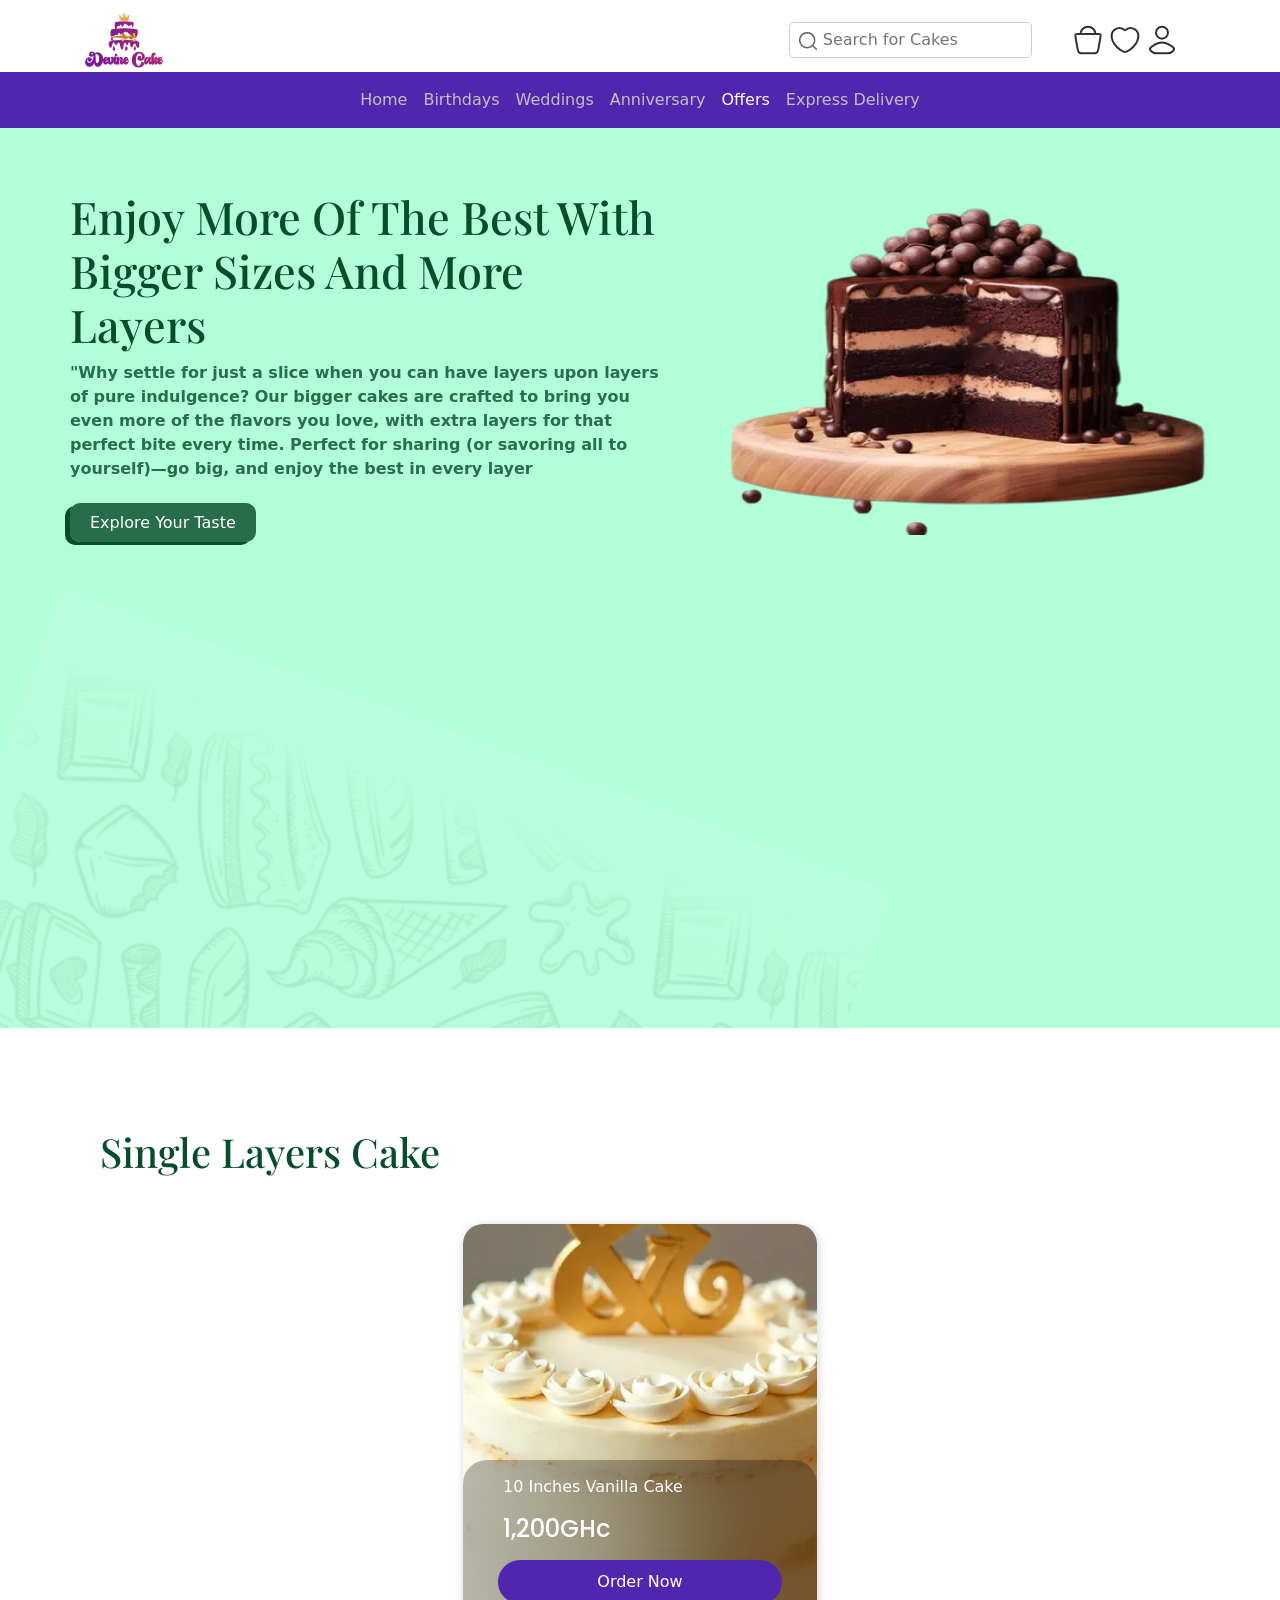
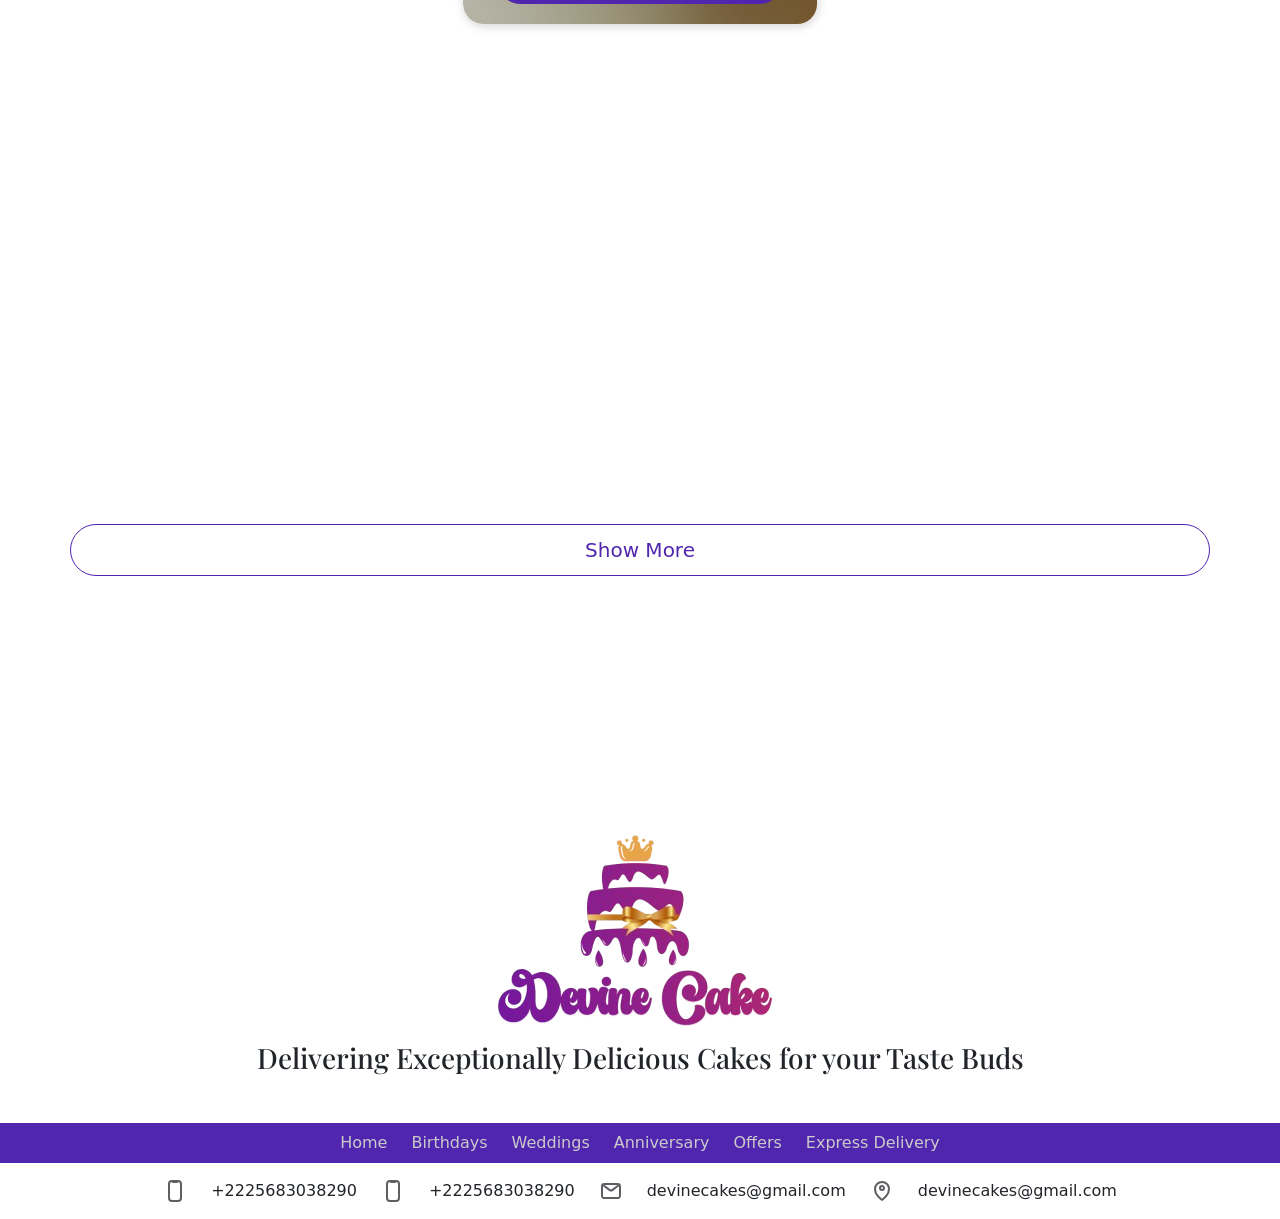
<file: sizes.html>
<!DOCTYPE html>
<html lang="en">
  <head>
    <title>Devine Cake</title>
    <!-- Required meta tags -->
    <meta charset="utf-8" />
    <meta
      name="viewport"
      content="width=device-width, initial-scale=1, shrink-to-fit=no"
    />
    <link rel="stylesheet" href="/css/index.css" />
    <link rel="stylesheet" href="/css/carol.css" />
    <link rel="stylesheet" href="/css/otherpage.css" />
    <link rel="stylesheet" href="/css/animation.css" />
    <link
      rel="stylesheet"
      href="https://maxcdn.bootstrapcdn.com/font-awesome/4.7.0/css/font-awesome.min.css"
    />
    <!-- Bootstrap CSS v5.2.1 -->
    <link
      href="https://cdn.jsdelivr.net/npm/bootstrap@5.3.2/dist/css/bootstrap.min.css"
      rel="stylesheet"
      integrity="sha384-T3c6CoIi6uLrA9TneNEoa7RxnatzjcDSCmG1MXxSR1GAsXEV/Dwwykc2MPK8M2HN"
      crossorigin="anonymous"
    />
    <link rel="preconnect" href="https://fonts.googleapis.com" />
    <link rel="preconnect" href="https://fonts.gstatic.com" crossorigin />
    <link
      href="https://fonts.googleapis.com/css2?family=Barlow+Condensed:ital,wght@0,100;0,200;0,300;0,400;0,500;0,600;0,700;0,800;0,900;1,100;1,200;1,300;1,400;1,500;1,600;1,700;1,800;1,900&family=Barlow+Semi+Condensed:ital,wght@0,100;0,200;0,300;0,400;0,500;0,600;0,700;0,800;0,900;1,100;1,200;1,300;1,400;1,500;1,600;1,700;1,800;1,900&family=Montserrat:ital,wght@0,100..900;1,100..900&family=Open+Sans:ital,wght@0,300..800;1,300..800&family=Orbitron:wght@400..900&family=Playfair+Display:ital,wght@0,400..900;1,400..900&family=Poppins:ital,wght@0,100;0,200;0,300;0,400;0,500;0,600;0,700;0,800;0,900;1,100;1,200;1,300;1,400;1,500;1,600;1,700;1,800;1,900&family=Roboto:ital,wght@0,100;0,300;0,400;0,500;0,700;0,900;1,100;1,300;1,400;1,500;1,700;1,900&display=swap"
      rel="stylesheet"
    />
    <link rel="shortcut icon" href="/image/foot-logo.png" type="image/x-icon" />
    <link rel="preconnect" href="https://fonts.googleapis.com" />
    <link rel="preconnect" href="https://fonts.gstatic.com" crossorigin />
    <link
      href="https://fonts.googleapis.com/css2?family=Barlow+Condensed:ital,wght@0,100;0,200;0,300;0,400;0,500;0,600;0,700;0,800;0,900;1,100;1,200;1,300;1,400;1,500;1,600;1,700;1,800;1,900&family=Barlow+Semi+Condensed:ital,wght@0,100;0,200;0,300;0,400;0,500;0,600;0,700;0,800;0,900;1,100;1,200;1,300;1,400;1,500;1,600;1,700;1,800;1,900&family=Montserrat:ital,wght@0,100..900;1,100..900&family=Open+Sans:ital,wght@0,300..800;1,300..800&family=Orbitron:wght@400..900&family=Poppins:ital,wght@0,100;0,200;0,300;0,400;0,500;0,600;0,700;0,800;0,900;1,100;1,200;1,300;1,400;1,500;1,600;1,700;1,800;1,900&family=Roboto:ital,wght@0,100;0,300;0,400;0,500;0,700;0,900;1,100;1,300;1,400;1,500;1,700;1,900&display=swap"
      rel="stylesheet"
    />
  </head>
  <body>
    <!--=====================================================================
=============================================================================
HEADING MENU SECTION 
=====================================================================
=============================================================================
-->

    <header>
      <div class="heading container mt-2">
        <div>
            <!-- <button
                    class="navbar-toggler d-lg-none"
                    type="button"
                    data-bs-toggle="collapse"
                    data-bs-target="#collapsibleNavId"
                    aria-controls="collapsibleNavId"
                    aria-expanded="false"
                    aria-label="Toggle navigation"
                >
                <img src="/image/menu.svg" alt="">
            </button> -->
            <a href="/"><img src="/image/logo.png" loading="lazy" alt="logo"></a>
        </div>

        <div class="head2">
            <button
                    class="navbar-toggler d-lg-none"
                    type="button"
                    data-bs-toggle="collapse"
                    data-bs-target="#collapsibleNavId"
                    aria-controls="collapsibleNavId"
                    aria-expanded="false"
                    aria-label="Toggle navigation"
                >
                <img src="/image/menu.svg" alt="">
            </button>
            <form action="#">
                <div class="search">
                    <img src="/image/search.svg" alt="search">
                    <input type="search" placeholder="Search for Cakes" name="" id="">
                </div>
            </form>
            <div>
              <a href="/cart.html"><img src="/image/shopping.svg" alt="shopping"></a>
              <a href="/wishlist.html"> <img src="/image/favourite.svg" alt="favourite"></a>
              <a href="/checkout.html"><img src="/image/user.svg" alt="user"></a>
          </div>
        </div>
    </div>
      <nav class="navbar navbar-expand-sm navbar-light">
        <div class="container">
          <div class="collapse navbar-collapse" id="collapsibleNavId">
            <ul class="navbar-nav me-auto mt-2 mt-lg-0">
              <li class="nav-item">
                <a class="nav-link" href="index.html" aria-current="page"
                  >Home</a
                >
              </li>
              <li class="nav-item">
                <a class="nav-link" href="birthday.html">Birthdays</a>
              </li>
              <li class="nav-item">
                <a class="nav-link" href="wedding.html">Weddings</a>
              </li>
              <li class="nav-item">
                <a class="nav-link" href="anniversary.html">Anniversary</a>
              </li>
              <li class="nav-item">
                <a class="nav-link actives" href="sizes.html"
                  >Offers <span class="visually-hidden">(current)</span></a
                >
              </li>
              <li class="nav-item">
                <a class="nav-link" href="express.html">Express Delivery</a>
              </li>
            </ul>
          </div>
        </div>
      </nav>
    </header>

    <!--=====================================================================
=============================================================================
MAIN DESIGN START HERE 
=====================================================================
=============================================================================
-->

    <main>
      <div class="wedding-hero-container" id="sizes-hero-container">
        <div class="wedding-hero-content">
          <div class="wedding-hero-left" id="sizes-text">
            <h1>
              Enjoy More Of The Best With <br />
              Bigger Sizes And More Layers
            </h1>
            <p>
              "Why settle for just a slice when you can have layers upon layers
              of pure indulgence? Our bigger cakes are crafted to bring you even
              more of the flavors you love, with extra layers for that perfect
              bite every time. Perfect for sharing (or savoring all to
              yourself)—go big, and enjoy the best in every layer
            </p>

            <div class="wedding-btn-box" id="sizes-btn-box">
              <a href="#" class="wedding-hero-btn">Explore Your Taste </a>
            </div>
          </div>
          <div class="wedding-hero-right">
            <img src="/image/cake.webp" alt="" />
          </div>
        </div>

        <div class="wedding-hero-down-image">
          <img src="/image/background.png" alt="background" />
        </div>
      </div>

      <section>
        <div class="products-head-text">
          <h1 id="sizes-product-text">Single Layers Cake</h1>
        </div>

        <div class="products-container">
          <!--Card 1 -->

          <div class="products-cards hidden">
            <div class="image">
              <img
                src="/image/products_images/12 inch cake.webp"
                alt="Product Image 1"
              />
            </div>
            <figcaption>
              <p>8 Inches Vanilla Cake</p>
              <h3>800GHc</h3>
            </figcaption>
            <a href="#">Order Now</a>
          </div>

          <!--Card 2 -->

          <div class="products-cards hidden">
            <div class="image">
              <img
                src="/image/products_images/10 Inch Vanilla Wedding Cake.webp"
                alt="Product Image 1"
              />
            </div>
            <figcaption>
              <p>10 Inches Vanilla Cake</p>
              <h3>1,200GHc</h3>
            </figcaption>
            <a href="#">Order Now</a>
          </div>

          <!--Card 3 -->

          <div class="products-cards hidden">
            <div class="image">
              <img
                src="/image/products_images/12 Inch Vanilla Wedding Cake.webp"
                alt="Product Image 1"
              />
            </div>
            <figcaption>
              <p>12 inches Vanilla Cakes</p>
              <h3>1,600GHc</h3>
            </figcaption>
            <a href="#">Order Now</a>
          </div>

          <!--Card 4 -->

          <div class="products-cards hidden large">
            <div class="image">
              <img
                src="/image/products_images/8 inch Chocolate Wedding Cake.webp"
                alt="Product Image 1"
              />
            </div>
            <figcaption>
              <p>8 Inches Chocolate Cake</p>
              <h3>1,000GHc</h3>
            </figcaption>
            <a href="#">Order Now</a>
          </div>

          <!--Card 5 -->

          <div class="products-cards hidden large">
            <div class="image">
              <img
                src="/image/products_images/8 inch Cake.webp"
                alt="Product Image 1"
              />
            </div>
            <figcaption>
              <p>10 Inches Chocolate Cake</p>
              <h3>1,600GHc</h3>
            </figcaption>
            <a href="#">Order Now</a>
          </div>

          <!--Card 6 -->

          <div class="products-cards hidden">
            <div class="image">
              <img
                src="/image/products_images/naked chocolate.webp"
                alt="Product Image 1"
              />
            </div>
            <figcaption>
              <p>12 Inches Chocolate Cake</p>
              <h3>2,000GHc</h3>
            </figcaption>
            <a href="#">Order Now</a>
          </div>

          <!--Card 7 -->

          <div class="products-cards hidden large">
            <div class="image">
              <img
                src="/image/products_images/reimagine.webp"
                alt="Product Image 1"
              />
            </div>
            <figcaption>
              <p>8 Inches Red Velvet Cake</p>
              <h3>1,000GHc</h3>
            </figcaption>
            <a href="#">Order Now</a>
          </div>

          <!--Card 8 -->

          <div class="products-cards hidden">
            <div class="image">
              <img src="/image/wedding/wedding-2.webp" alt="Product Image 1" />
            </div>
            <figcaption>
              <p>10 Inches Red Velvet Cake</p>
              <h3>1,600GHc</h3>
            </figcaption>
            <a href="#">Order Now</a>
          </div>

          <!--Card 9 -->

          <div class="products-cards hidden large">
            <div class="image">
              <img
                src="/image/products_images/Novelty Cake.webp"
                alt="Product Image 1"
              />
            </div>
            <figcaption>
              <p>12 Inches Red Velvet Cake</p>
              <h3>2,000GHc</h3>
            </figcaption>
            <a href="#">Order Now</a>
          </div>

          <!--Card 10 -->

          <div class="products-cards hidden large">
            <div class="image">
              <img
                src="/image/products_images/Scones.webp"
                alt="Product Image 1"
              />
            </div>
            <figcaption>
              <p>Apple & Banana Bread</p>
              <h3>20GHc</h3>
            </figcaption>
            <a href="#">Order Now</a>
          </div>

          <!--Card 11 -->

          <div class="products-cards hidden large">
            <div class="image">
              <img
                src="/image/products_images/glazed-doughnuts.webp"
                alt="Product Image 1"
              />
            </div>
            <figcaption>
              <p>60 pieces of Doughnuts</p>
              <h3>100GHc</h3>
            </figcaption>
            <a href="#">Order Now</a>
          </div>

          <!--Card 12 -->

          <div class="products-cards hidden large">
            <div class="image">
              <img
                src="/image/products_images/length_pie.webp"
                alt="Product Image 1"
              />
            </div>
            <figcaption>
              <p>Lentil Pie (vegetarian) - 50pieces</p>
              <h3>250GHc</h3>
            </figcaption>
            <a href="#">Order Now</a>
          </div>
        </div>

        <a href="#" class="btn-More">Show More</a>
      </section>
    </main>

    <footer class="footer">
      <div class="foot1">
        <img src="/image/foot-logo.png" alt="" />
        <h3>Delivering Exceptionally Delicious Cakes for your Taste Buds</h3>
      </div>
      <div class="foot2">
        <div>
          <span><a href="index.html">Home</a></span>
          <span><a href="birthday.html">Birthdays</a></span>
          <span><a href="wedding.html">Weddings</a></span>
          <span><a href="anniversary.html">Anniversary</a></span>
          <span class="actives"><a href="sizes.html">Offers</a></span>
          <span><a href="express.html">Express Delivery</a></span>
        </div>
      </div>
      <div class="foot3">
        <div>
          <div><img src="/image/phone.svg" alt="" />+2225683038290</div>
          <div><img src="/image/phone.svg" alt="" />+2225683038290</div>
          <div><img src="/image/mail.svg" alt="" />devinecakes@gmail.com</div>
          <div><img src="/image/map.svg" alt="" />devinecakes@gmail.com</div>
        </div>
      </div>
    </footer>
    <!-- Bootstrap JavaScript Libraries -->
    <script
      src="https://cdn.jsdelivr.net/npm/@popperjs/core@2.11.8/dist/umd/popper.min.js"
      integrity="sha384-I7E8VVD/ismYTF4hNIPjVp/Zjvgyol6VFvRkX/vR+Vc4jQkC+hVqc2pM8ODewa9r"
      crossorigin="anonymous"
    ></script>

    <script
      src="https://cdn.jsdelivr.net/npm/bootstrap@5.3.2/dist/js/bootstrap.min.js"
      integrity="sha384-BBtl+eGJRgqQAUMxJ7pMwbEyER4l1g+O15P+16Ep7Q9Q+zqX6gSbd85u4mG4QzX+"
      crossorigin="anonymous"
    ></script>

    <script src="/js/carol.js"></script>
  </body>
</html>
</file>
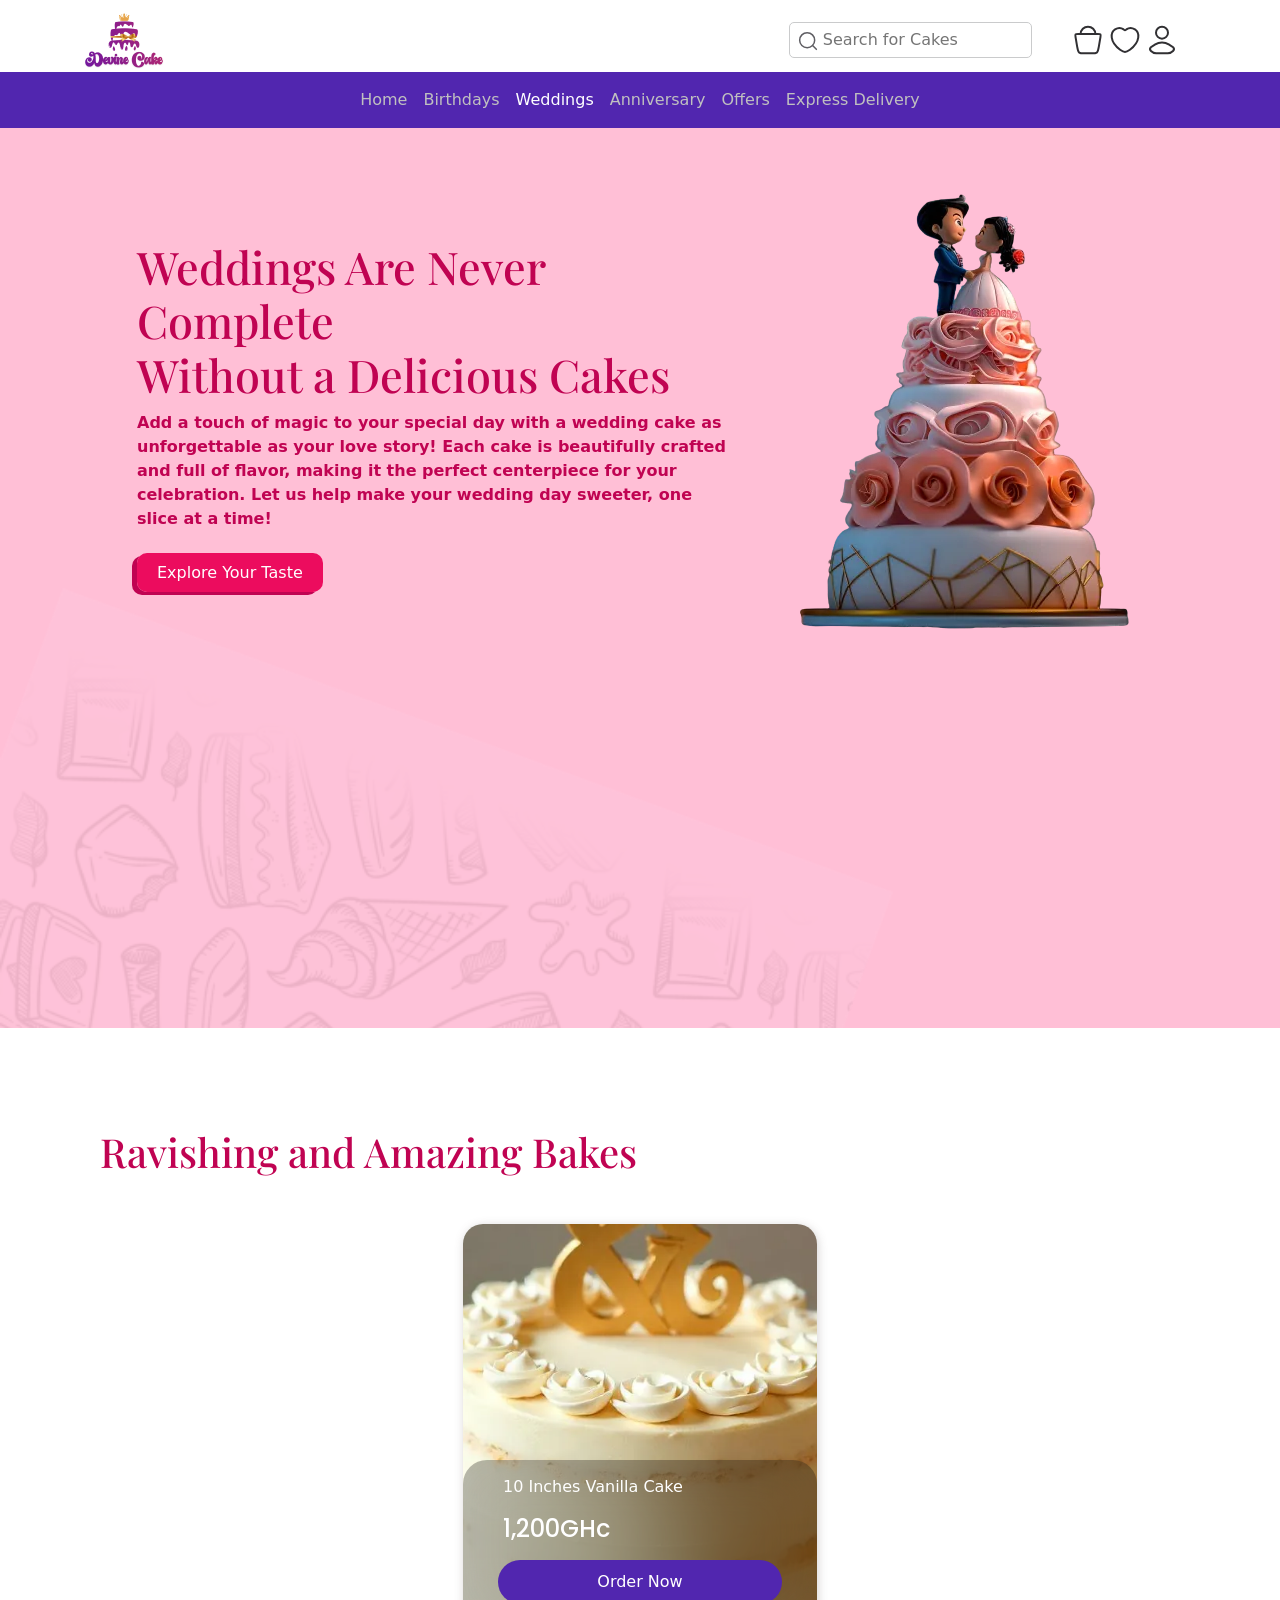
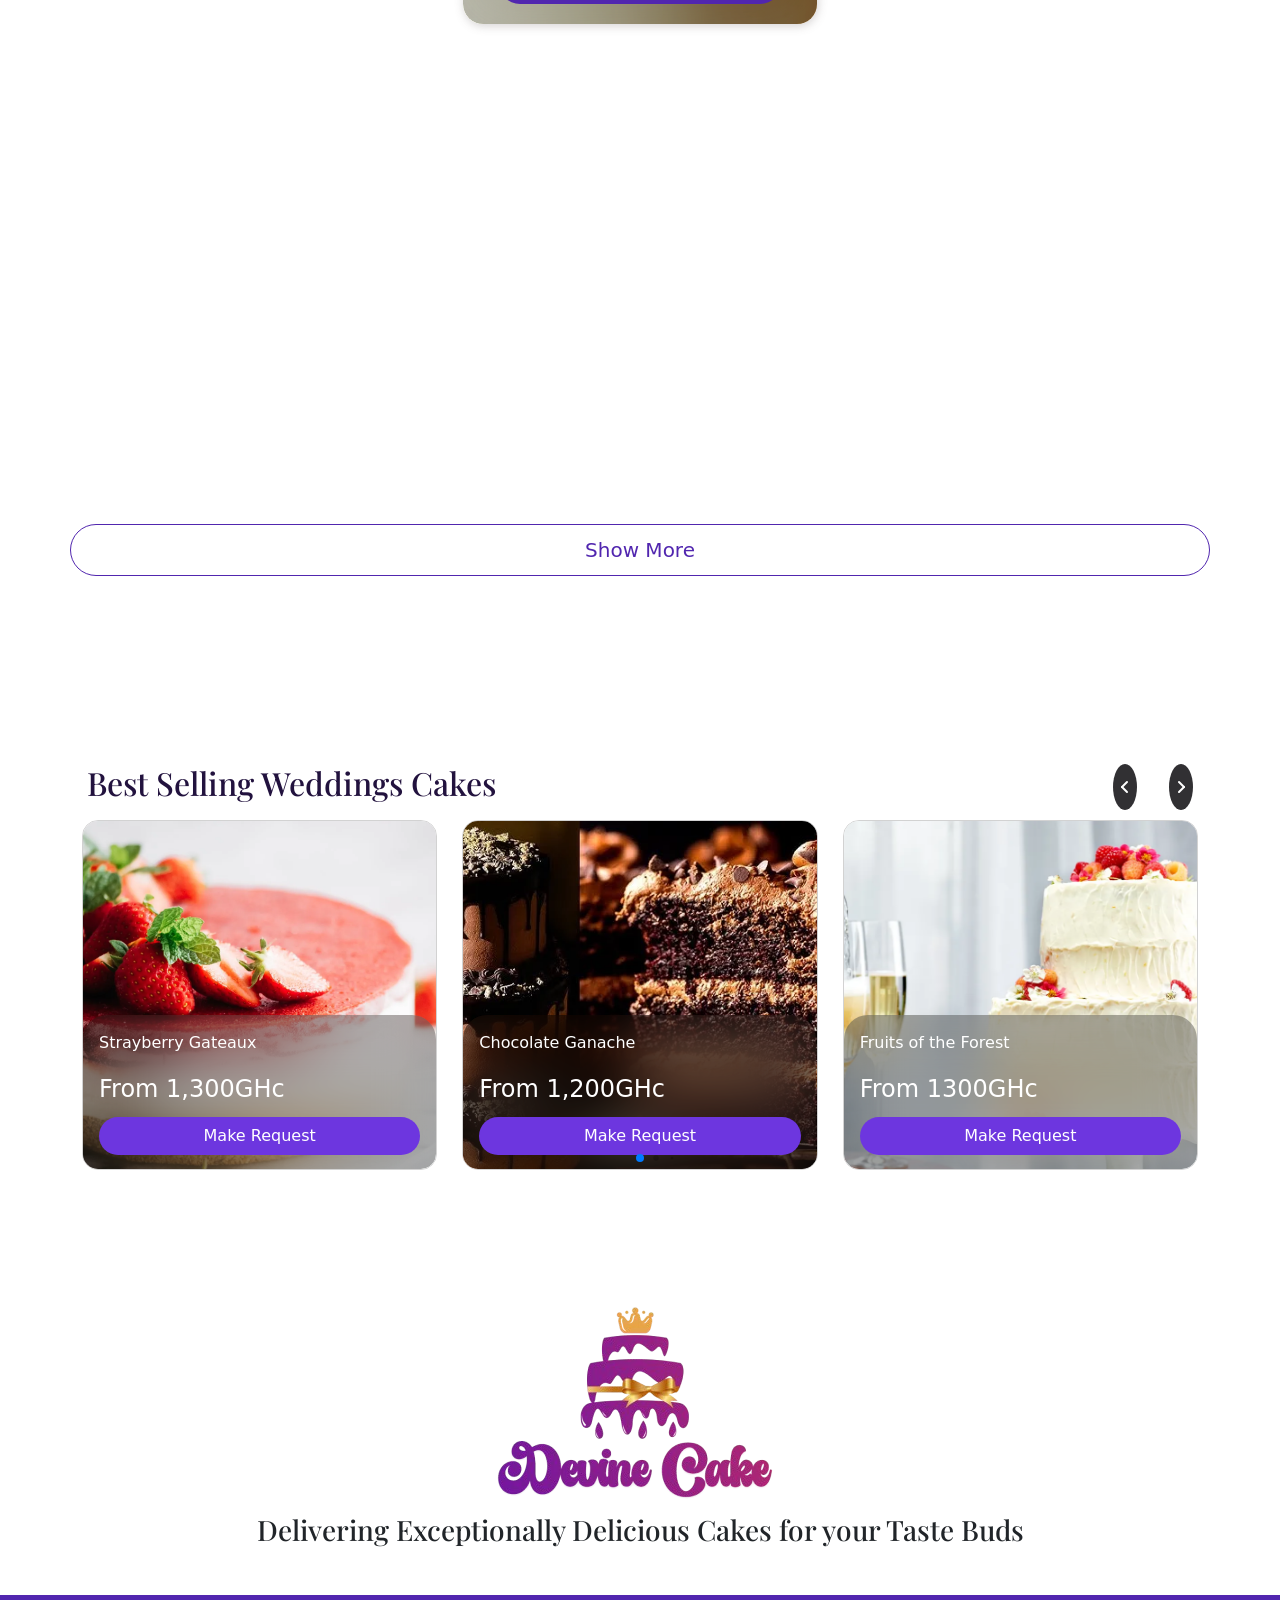
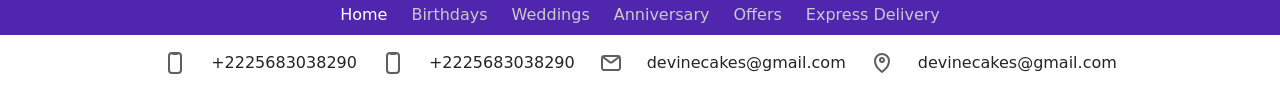
<file: wedding.html>
<!DOCTYPE html>
<html lang="en">
  <head>
    <title>Devine Cake</title>
    <!-- Required meta tags -->
    <meta charset="utf-8" />
    <meta
      name="viewport"
      content="width=device-width, initial-scale=1, shrink-to-fit=no"
    />
    <link rel="stylesheet" href="/css/index.css" />
    <link rel="stylesheet" href="/css/carol.css" />
    <link rel="stylesheet" href="/css/otherpage.css" />
    <link rel="stylesheet" href="/css/animation.css" />
    <link
      rel="stylesheet"
      href="https://maxcdn.bootstrapcdn.com/font-awesome/4.7.0/css/font-awesome.min.css"
    />
    <!-- Bootstrap CSS v5.2.1 -->
    <link
      href="https://cdn.jsdelivr.net/npm/bootstrap@5.3.2/dist/css/bootstrap.min.css"
      rel="stylesheet"
      integrity="sha384-T3c6CoIi6uLrA9TneNEoa7RxnatzjcDSCmG1MXxSR1GAsXEV/Dwwykc2MPK8M2HN"
      crossorigin="anonymous"
    />
    <link rel="preconnect" href="https://fonts.googleapis.com" />
    <link rel="preconnect" href="https://fonts.gstatic.com" crossorigin />
    <link
      href="https://fonts.googleapis.com/css2?family=Barlow+Condensed:ital,wght@0,100;0,200;0,300;0,400;0,500;0,600;0,700;0,800;0,900;1,100;1,200;1,300;1,400;1,500;1,600;1,700;1,800;1,900&family=Barlow+Semi+Condensed:ital,wght@0,100;0,200;0,300;0,400;0,500;0,600;0,700;0,800;0,900;1,100;1,200;1,300;1,400;1,500;1,600;1,700;1,800;1,900&family=Montserrat:ital,wght@0,100..900;1,100..900&family=Open+Sans:ital,wght@0,300..800;1,300..800&family=Orbitron:wght@400..900&family=Playfair+Display:ital,wght@0,400..900;1,400..900&family=Poppins:ital,wght@0,100;0,200;0,300;0,400;0,500;0,600;0,700;0,800;0,900;1,100;1,200;1,300;1,400;1,500;1,600;1,700;1,800;1,900&family=Roboto:ital,wght@0,100;0,300;0,400;0,500;0,700;0,900;1,100;1,300;1,400;1,500;1,700;1,900&display=swap"
      rel="stylesheet"
    />
    <link rel="shortcut icon" href="/image/foot-logo.png" type="image/x-icon" />
    <link rel="preconnect" href="https://fonts.googleapis.com" />
    <link rel="preconnect" href="https://fonts.gstatic.com" crossorigin />
    <link
      href="https://fonts.googleapis.com/css2?family=Barlow+Condensed:ital,wght@0,100;0,200;0,300;0,400;0,500;0,600;0,700;0,800;0,900;1,100;1,200;1,300;1,400;1,500;1,600;1,700;1,800;1,900&family=Barlow+Semi+Condensed:ital,wght@0,100;0,200;0,300;0,400;0,500;0,600;0,700;0,800;0,900;1,100;1,200;1,300;1,400;1,500;1,600;1,700;1,800;1,900&family=Montserrat:ital,wght@0,100..900;1,100..900&family=Open+Sans:ital,wght@0,300..800;1,300..800&family=Orbitron:wght@400..900&family=Poppins:ital,wght@0,100;0,200;0,300;0,400;0,500;0,600;0,700;0,800;0,900;1,100;1,200;1,300;1,400;1,500;1,600;1,700;1,800;1,900&family=Roboto:ital,wght@0,100;0,300;0,400;0,500;0,700;0,900;1,100;1,300;1,400;1,500;1,700;1,900&display=swap"
      rel="stylesheet"
    />
    <link
      rel="stylesheet"
      href="https://cdn.jsdelivr.net/npm/swiper@11/swiper-bundle.min.css"
    />
  </head>
  <body>
    <!--=====================================================================
=============================================================================
HEADING MENU SECTION 
=====================================================================
=============================================================================
-->

    <header>
      <div class="heading container mt-2">
        <div>
            <!-- <button
                    class="navbar-toggler d-lg-none"
                    type="button"
                    data-bs-toggle="collapse"
                    data-bs-target="#collapsibleNavId"
                    aria-controls="collapsibleNavId"
                    aria-expanded="false"
                    aria-label="Toggle navigation"
                >
                <img src="/image/menu.svg" alt="">
            </button> -->
            <a href="/"><img src="/image/logo.png" loading="lazy" alt="logo"></a>
        </div>

        <div class="head2">
            <button
                    class="navbar-toggler d-lg-none"
                    type="button"
                    data-bs-toggle="collapse"
                    data-bs-target="#collapsibleNavId"
                    aria-controls="collapsibleNavId"
                    aria-expanded="false"
                    aria-label="Toggle navigation"
                >
                <img src="/image/menu.svg" alt="">
            </button>
            <form action="#">
                <div class="search">
                    <img src="/image/search.svg" alt="search">
                    <input type="search" placeholder="Search for Cakes" name="" id="">
                </div>
            </form>
            <div>
              <a href="/cart.html"><img src="/image/shopping.svg" alt="shopping"></a>
              <a href="/wishlist.html"> <img src="/image/favourite.svg" alt="favourite"></a>
              <a href="/checkout.html"><img src="/image/user.svg" alt="user"></a>
          </div>
        </div>
    </div>
      <nav class="navbar navbar-expand-sm navbar-light">
        <div class="container">
          <div class="collapse navbar-collapse" id="collapsibleNavId">
            <ul class="navbar-nav me-auto mt-2 mt-lg-0">
              <li class="nav-item">
                <a class="nav-link" href="index.html" aria-current="page"
                  >Home</a
                >
              </li>
              <li class="nav-item">
                <a class="nav-link" href="birthday.html">Birthdays</a>
              </li>
              <li class="nav-item">
                <a class="nav-link actives" href="wedding.html"
                  >Weddings <span class="visually-hidden">(current)</span></a
                >
              </li>
              <li class="nav-item">
                <a class="nav-link" href="anniversary.html">Anniversary</a>
              </li>
              <li class="nav-item">
                <a class="nav-link" href="sizes.html">Offers</a>
              </li>
              <li class="nav-item">
                <a class="nav-link" href="express.html">Express Delivery</a>
              </li>
            </ul>
          </div>
        </div>
      </nav>
    </header>

    <!--=====================================================================
=============================================================================
MAIN DESIGN START HERE 
=====================================================================
=============================================================================
-->

    <main>
      <div class="wedding-hero-container">
        <div class="wedding-hero-content">
          <div class="wedding-hero-left">
            <h1>
              Weddings Are Never Complete <br />
              Without a Delicious Cakes
            </h1>
            <p>
              Add a touch of magic to your special day with a wedding cake as
              unforgettable as your love story! Each cake is beautifully crafted
              and full of flavor, making it the perfect centerpiece for your
              celebration. Let us help make your wedding day sweeter, one slice
              at a time!
            </p>

            <div class="wedding-btn-box">
              <a href="#" class="wedding-hero-btn">Explore Your Taste </a>
            </div>
          </div>
          <div class="wedding-hero-right">
            <img src="/image/wedding-cake.webp" alt="" />
          </div>
        </div>

        <div class="wedding-hero-down-image">
          <img src="/image/background.png" alt="background" />
        </div>
      </div>

      <section>
        <div class="products-head-text">
          <h1>Ravishing and Amazing Bakes</h1>
        </div>

        <div class="products-container">
          <!--Card 1 -->

          <div class="products-cards hidden">
            <div class="image">
              <img
                src="/image/products_images/12 inch cake.webp"
                alt="Product Image 1"
              />
            </div>
            <figcaption>
              <p>8 Inches Vanilla Cake</p>
              <h3>800GHc</h3>
            </figcaption>
            <a href="#">Order Now</a>
          </div>

          <!--Card 2 -->

          <div class="products-cards hidden">
            <div class="image">
              <img
                src="/image/products_images/10 Inch Vanilla Wedding Cake.webp"
                alt="Product Image 1"
              />
            </div>
            <figcaption>
              <p>10 Inches Vanilla Cake</p>
              <h3>1,200GHc</h3>
            </figcaption>
            <a href="#">Order Now</a>
          </div>

          <!--Card 3 -->

          <div class="products-cards hidden">
            <div class="image">
              <img
                src="/image/products_images/12 Inch Vanilla Wedding Cake.webp"
                alt="Product Image 1"
              />
            </div>
            <figcaption>
              <p>12 inches Vanilla Cakes</p>
              <h3>1,600GHc</h3>
            </figcaption>
            <a href="#">Order Now</a>
          </div>

          <!--Card 4 -->

          <div class="products-cards hidden large">
            <div class="image">
              <img
                src="/image/products_images/8 inch Chocolate Wedding Cake.webp"
                alt="Product Image 1"
              />
            </div>
            <figcaption>
              <p>8 Inches Chocolate Cake</p>
              <h3>1,000GHc</h3>
            </figcaption>
            <a href="#">Order Now</a>
          </div>

          <!--Card 5 -->

          <div class="products-cards hidden large">
            <div class="image">
              <img
                src="/image/products_images/8 inch Cake.webp"
                alt="Product Image 1"
              />
            </div>
            <figcaption>
              <p>10 Inches Chocolate Cake</p>
              <h3>1,600GHc</h3>
            </figcaption>
            <a href="#">Order Now</a>
          </div>

          <!--Card 6 -->

          <div class="products-cards hidden">
            <div class="image">
              <img
                src="/image/products_images/naked chocolate.webp"
                alt="Product Image 1"
              />
            </div>
            <figcaption>
              <p>12 Inches Chocolate Cake</p>
              <h3>2,000GHc</h3>
            </figcaption>
            <a href="#">Order Now</a>
          </div>

          <!--Card 7 -->

          <div class="products-cards hidden large">
            <div class="image">
              <img
                src="/image/products_images/reimagine.webp"
                alt="Product Image 1"
              />
            </div>
            <figcaption>
              <p>8 Inches Red Velvet Cake</p>
              <h3>1,000GHc</h3>
            </figcaption>
            <a href="#">Order Now</a>
          </div>

          <!--Card 8 -->

          <div class="products-cards hidden">
            <div class="image">
              <img src="/image/wedding/wedding-2.webp" alt="Product Image 1" />
            </div>
            <figcaption>
              <p>10 Inches Red Velvet Cake</p>
              <h3>1,600GHc</h3>
            </figcaption>
            <a href="#">Order Now</a>
          </div>

          <!--Card 9 -->

          <div class="products-cards hidden large">
            <div class="image">
              <img
                src="/image/products_images/Novelty Cake.webp"
                alt="Product Image 1"
              />
            </div>
            <figcaption>
              <p>12 Inches Red Velvet Cake</p>
              <h3>2,000GHc</h3>
            </figcaption>
            <a href="#">Order Now</a>
          </div>
        </div>

        <a href="#" class="btn-More">Show More</a>
      </section>

      <div class="cat container mt-5 mb-5" id="cat">
        <div class="cat-head" data-aos="fade-left">
          <h2>Best Selling Weddings Cakes</h2>
          <div class="control-btn">
            <button
              class="arrow-left swiper-navBtn"
              type="button"
              data-bs-slide="prev"
            >
              <img src="/image/arrow-left.svg" alt="" />
            </button>
            <button
              class="arrow-right swiper-navBtn"
              type="button"
              data-bs-slide="next"
            >
              <img src="/image/arrow-right.svg" alt="" />
            </button>
          </div>
        </div>

        <div class="slide-container swiper cat-body">
          <div class="slide-content">
            <div class="card-wrapper swiper-wrapper">
              <!-- slide start -->
              <div class="card swiper-slide">
                <div class="card-image">
                  <img
                    data-aos="flip-left"
                    src="/image/cakes/strayberry_56.webp"
                    alt=""
                  />
                </div>
                <div class="card-content">
                  <p>Strayberry Gateaux</p>
                  <div>From 1,300GHc</div>
                  <a class="btn" role="button">Make Request</a>
                </div>
              </div>
              <!-- slide end -->
              <!-- slide start -->
              <div class="card swiper-slide">
                <div class="card-image">
                  <img
                    data-aos="flip-left"
                    src="/image/cakes/chocolate.webp"
                    alt=""
                  />
                </div>
                <div class="card-content">
                  <p>Chocolate Ganache</p>
                  <div>From 1,200GHc</div>
                  <a class="btn" role="button">Make Request</a>
                </div>
              </div>
              <!-- slide end -->
              <!-- slide start -->
              <div class="card swiper-slide">
                <div class="card-image">
                  <img
                    data-aos="flip-left"
                    src="/image/cakes/vanilabuttermilk.webp"
                    alt=""
                  />
                </div>
                <div class="card-content">
                  <p>Fruits of the Forest</p>
                  <div>From 1300GHc</div>
                  <a class="btn" role="button">Make Request</a>
                </div>
              </div>
              <!-- slide end -->
              <!-- slide start -->
              <div class="card swiper-slide">
                <div class="card-image">
                  <img
                    data-aos="flip-left"
                    src="/image/cakes/chocolate 2.webp"
                    alt=""
                  />
                </div>
                <div class="card-content">
                  <p>Chocolate Cakes</p>
                  <div>From 1,000GHc</div>
                  <a class="btn" role="button">Make Request</a>
                </div>
              </div>
              <!-- slide end -->
              <!-- slide start -->
              <div class="card swiper-slide">
                <div class="card-image">
                  <img
                    data-aos="flip-left"
                    src="/image/cakes/strayberry_4.webp"
                    alt=""
                  />
                </div>
                <div class="card-content">
                  <p>Strayberry Cakes</p>
                  <div>From 1,300GHc</div>
                  <a class="btn" role="button">Make Request</a>
                </div>
              </div>
              <!-- slide end -->
              <!-- slide start -->
              <div class="card swiper-slide">
                <div class="card-image">
                  <img
                    data-aos="flip-left"
                    src="/image/cakes/vanila cakes.webp"
                    alt=""
                  />
                </div>
                <div class="card-content">
                  <p>Vanilla Cakes</p>
                  <div>From 800GHc</div>
                  <a class="btn" role="button">Make Request</a>
                </div>
              </div>
              <!-- slide end -->
            </div>
          </div>
          <div class="swiper-pagination mt-4"></div>
        </div>
      </div>
    </main>

    <footer class="footer">
      <div class="foot1">
        <img src="/image/foot-logo.png" alt="" />
        <h3>Delivering Exceptionally Delicious Cakes for your Taste Buds</h3>
      </div>
      <div class="foot2">
        <div>
          <span class="active"><a href="index.html">Home</a></span>
          <span><a href="birthday.html">Birthdays</a></span>
          <span class="actives"><a href="wedding.html">Weddings</a></span>
          <span><a href="anniversary.html">Anniversary</a></span>
          <span><a href="sizes.html">Offers</a></span>
          <span><a href="express.html">Express Delivery</a></span>
        </div>
      </div>
      <div class="foot3">
        <div>
          <div><img src="/image/phone.svg" alt="" />+2225683038290</div>
          <div><img src="/image/phone.svg" alt="" />+2225683038290</div>
          <div><img src="/image/mail.svg" alt="" />devinecakes@gmail.com</div>
          <div><img src="/image/map.svg" alt="" />devinecakes@gmail.com</div>
        </div>
      </div>
    </footer>
    <!-- Bootstrap JavaScript Libraries -->
    <script
      src="https://cdn.jsdelivr.net/npm/@popperjs/core@2.11.8/dist/umd/popper.min.js"
      integrity="sha384-I7E8VVD/ismYTF4hNIPjVp/Zjvgyol6VFvRkX/vR+Vc4jQkC+hVqc2pM8ODewa9r"
      crossorigin="anonymous"
    ></script>

    <script
      src="https://cdn.jsdelivr.net/npm/bootstrap@5.3.2/dist/js/bootstrap.min.js"
      integrity="sha384-BBtl+eGJRgqQAUMxJ7pMwbEyER4l1g+O15P+16Ep7Q9Q+zqX6gSbd85u4mG4QzX+"
      crossorigin="anonymous"
    ></script>
    <script src="https://code.jquery.com/jquery-1.11.1.min.js"></script>
    <script src="https://cdn.jsdelivr.net/npm/swiper@11/swiper-bundle.min.js"></script>

    <script src="/js/carol.js"></script>
    <script src="/js/index.js"></script>
  </body>
</html>
</file>
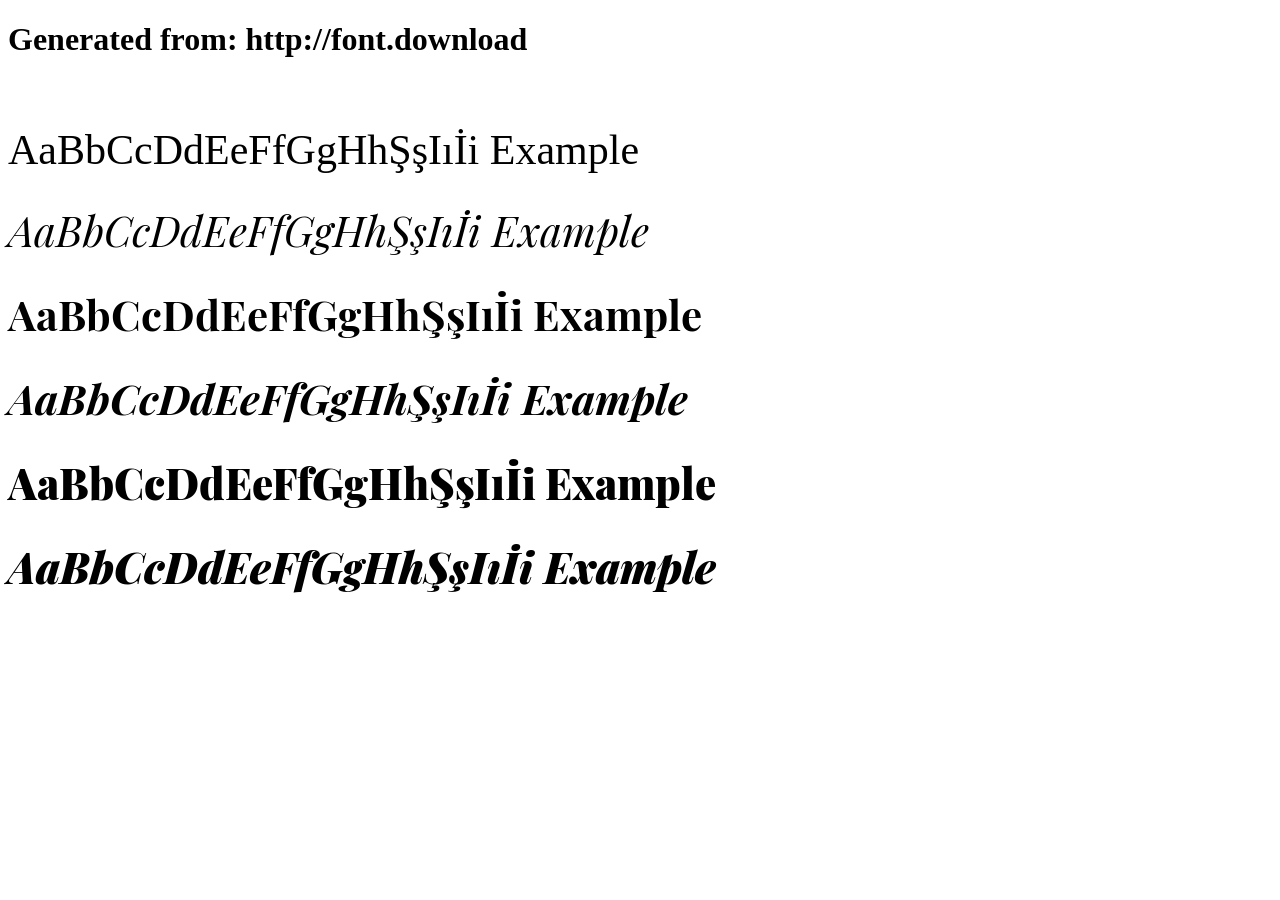
<file: playfair-display-webfont/example.html>
<!DOCTYPE html>
<html xmlns="http://www.w3.org/1999/xhtml">
<head>
    <meta http-equiv="Content-Type" content="text/html; charset=utf-8"/>
    <link rel="stylesheet" type="text/css"
          href="style.css"/>
</head>

<body>

<h1>Generated from: http://font.download</h1><br/>
<h1 style="font-family:'Playfair Display Regular';font-weight:normal;font-size:42px">AaBbCcDdEeFfGgHhŞşIıİi Example</h1>
<h1 style="font-family:'Playfair Display Italic';font-weight:normal;font-size:42px">AaBbCcDdEeFfGgHhŞşIıİi Example</h1>
<h1 style="font-family:'Playfair Display Bold';font-weight:normal;font-size:42px">AaBbCcDdEeFfGgHhŞşIıİi Example</h1>
<h1 style="font-family:'Playfair Display Bold Italic';font-weight:normal;font-size:42px">AaBbCcDdEeFfGgHhŞşIıİi Example</h1>
<h1 style="font-family:'Playfair Display Black';font-weight:normal;font-size:42px">AaBbCcDdEeFfGgHhŞşIıİi Example</h1>
<h1 style="font-family:'Playfair Display Black Italic';font-weight:normal;font-size:42px">AaBbCcDdEeFfGgHhŞşIıİi Example</h1>


</body>
</html>
</file>
<file: css/index.css>
:root {
  --purple: #5126af;
  --purple-light: #bfaaeb;
  --magentar: rgb(236, 12, 94);
  --magentar-dark: rgb(192, 3, 82);
  --light-magentar: rgba(255, 191, 214, 1);
  --Anniversary-main-color: #581259;
  --Anniversary-second: #581259c4;
  --Anniversary-bg: #fec4ff;
  --Anniversary-btn: #e345e5;
  --Birthday-main-color: #4a1000;
  --Birthday-bg: #ffdca7;
  --Birthday-btn: #f46036;
  --transition-1: 0.5s ease-in-out;
  --Green-main-color: #084d2b;
  --Green-second-color: #084d2bd0;
  --Green-bg-color: #b2ffda;
  --Express-main-color: #66290a;
  --Express-second-color: #66290ada;
  --Express-bg-color: #ffbb99;
  --Express-btn-bg-color: #995c3d;
  --footer-background: lineargradient(to right, #c800ff, white, #ff9100);
}
* {
  margin: 0;
  padding: 0;
}
body {
  font-family: "Poppins";
  font-weight: 400;
}
h1,
h2,
h3,
h4,
h5,
h6 {
  font-family: "Playfair Display";
  font-weight: 400;
}
.heading {
  display: flex;
  justify-content: space-between;
  flex-direction: row;

}
.head2 {
  display: flex;
  align-items: center;
}
.head2 div {
  margin: 0px 20px;
}
.navbar div a {
  color: #c0c0c0;
}
.navbar div a:hover {
  color: #fff;
}
.navbar div .actives {
  color: #fff;
}
.search input {
  outline: none;
  border: none;
}
.search {
  border: 1px solid #cacbcc;
  padding: 5px 8px;
  border-radius: 5px;
}
.navbar-toggler {
  width: 50px;
  height: 60px;
}
.hero a:hover {
  box-shadow: -1px 1px 1px var(--purple);
}
.hero a {
  background: var(--purple);
  color: #ffffff;
  box-shadow: -4px 4px 1px var(--purple);
  border: 1px solid black;
  padding: 10px 24px;
  border-radius: 4px;
  text-decoration: none;
  cursor: pointer;
  z-index: 30;
}
.hero {
  background: linear-gradient(
    to right,
    #f9ebff 100%,
    #8a8299 100%,
    #22123ecc 80%
  );
  flex-shrink: 0;
  position: relative;
}
.hero-bg {
  width: 300px;
  position: absolute;
  bottom: 5px;
}
.hero .col-md-6 {
  z-index: 2;
}
.ann {
  background: #fcf7ff;
}
.control-btn button {
  border: none;
  border-radius: 100%;
  background: #313033;
}
.control-btn {
  position: relative;
  width: 5em;
  display: flex;
  justify-content: space-between;
}
.cat {
  position: relative;
}
.cat .cat-head {
  display: flex;
  justify-content: space-between;
  margin: 10px 5px;
}
.cat .card .card-content .btn:hover {
  transform: scale(1.1);
}
.cat .card .card-content .btn {
  width: 100%;
  margin-top: 10px;
  background: #6d36df;
  color: #fff;
  border-radius: 100px;
  transition: var(--transition-1);
}
.cat .card .card-content p {
  font-size: 16px;
}
.cat .card .card-content div {
  font-size: 24px;
}
.cat .card .card-content {
  position: relative;
  border-radius: 24px 24px 16px 16px;
  background: rgba(0, 0, 0, 0.3);
  backdrop-filter: blur(27.25px);
  padding: 16px;
  bottom: -194px;
  color: #fff;
  width: 100%;
}
.cat .cat-body .card {
  height: 350px;
  width: 18rem;
  border-radius: 16px;
  object-fit: contain;
  overflow: hidden;
  background-color: transparent;
}
.cat .cat-body .card:hover img {
  transform: scale(1.1);
}
.cat .cat-body .card img {
  position: absolute;
  z-index: -1;
  display: flex;
  justify-content: center;
  align-items: center;
  width: 100%;
  height: 100%;
  object-fit: cover;
  transition: var(--transition-1);
}

.cat1 {
  position: relative;
}
.cat1 .cat-head {
  display: flex;
  justify-content: space-between;
  margin: 10px 5px;
}
.cat1 .cat-body .card {
  height: 310px;
  width: 18rem;
  border-radius: 16px;
  background-color: transparent;
  overflow: hidden;
}
.cat1 .cat-body .card-image h3 {
  z-index: 3;
  top: 20px;
  left: 20px;
  position: absolute;
}
.cat1 .cat-body .card:hover img {
  transform: scale(1.1);
}
.cat1 .cat-body .card img {
  position: absolute;
  z-index: -15;
  text-align: center;
  width: 100%;
  height: 100%;
  transition: var(--transition-1);
  object-fit: cover;
}
.offer2 {
  display: flex;
}
.offer1 h3 {
  font-size: 48px;
}
.offer1 .before del {
  color: #e1daf2;
  font-size: 40px;
  font-weight: bold;
}
.offer1 .before span {
  font-size: 15px;
  font-weight: bold;
  position: relative;
  top: -20px;
}
.offer1 .now .n1 {
  font-size: 15px;
  font-weight: bold;
  position: relative;
  top: -50px;
}
.offer1 .now .n2 {
  font-size: 86px;
  font-weight: bold;
}
.offer1 {
  padding: 20px;
}
.offer-body {
  border-radius: 16px;
  background: #5126af;
  color: #fff;
}
.get2 {
  border-radius: 16px;
  background: linear-gradient(
    180deg,
    #f23043 57.92%,
    #ff4c5d 64.78%,
    #990f1c 73.53%
  );
}
.get1 ul .num {
  margin-right: 10px;
  margin-left: -30px;
  background: var(--purple);
  color: #fff;
  width: 40px;
  padding: 7px 13px;
  border-radius: 85px;
}
.get1 ul li {
  padding-bottom: 20px;
}
.get1 ul {
  list-style-type: none;
}
.test #quote-carousel {
  padding: 0 10px 30px 10px;
  margin-top: 30px;
}
.test #quote-carousel .carousel-control {
  background: none;
  color: #cacaca;
  font-size: 2.3em;
  text-shadow: none;
  margin-top: 30px;
}
.test #quote-carousel .carousel-control.left {
  left: -60px;
}
.test #quote-carousel .carousel-control.right {
  right: -60px;
}
.test #quote-carousel .carousel-indicators {
  right: 50%;
  top: 0px;
  bottom: auto;
  position: relative;
}
.test #quote-carousel .carousel-indicators li img {
  width: 100%;
  height: 100%;
  object-fit: cover; /* Ensures images fit the container */
}
.test #quote-carousel .carousel-indicators li {
  width: 80px;
  height: 70px;
  margin: 5px;
  cursor: pointer;
  border: 4px solid #ccc;
  border-radius: 50%;
  opacity: 0.4;
  overflow: hidden;
  transition: all 0.4s;
}
.test #quote-carousel .carousel-indicators .active {
  width: 120px;
  height: 100px;
  border-radius: 50%;
  border-color: #f33;
  opacity: 1;
}

.test .carousel-inner {
  min-height: 300px;
}
.test .carousel-item blockquote {
  border-left: none;
  margin: 0;
}
.test .carousel-item blockquote p img {
  width: 20px;
  height: 20px;
  flex-shrink: 0;
}
.faq .accordion-item {
  border: none;
  margin-bottom: 16px;
  border-radius: 12px;
  overflow: hidden;
  box-shadow: 0 4px 6px rgba(0, 0, 0, 0.1);
  transition: all 0.3s ease;
}
.faq .accordion-item:hover {
  transform: translateY(-2px);
  box-shadow: 0 6px 12px rgba(0, 0, 0, 0.15);
}
.faq .accordion-button {
  padding: 20px 25px;
  font-weight: 600;
  color: #333;
  background-color: #ffffff;
  transition: all 0.3s ease;
}
.faq .accordion-button:not(.collapsed) {
  color: var(--orange);
  background-color: var(--white);
}
.faq .accordion-button:focus {
  box-shadow: none;
  border-color: rgba(0, 0, 0, 0.125);
}
.faq .accordion-header {
  border-left: 4px solid var(--purple);
  background: #fff;
}
.contact {
  background: var(--purple);
  color: #fff;
  padding: 30px 0px;
}
.contact .ct2 form input,
.ct2 form textarea {
  border: none;
  background: #f1f0f2;
}
.contact .ct2 form button {
  color: #fff;
  background: var(--purple);
  width: 100%;
}
.contact .ct2 form {
  background: #fff;
  padding: 15px;
  border-radius: 16px;
}
.footer {
  text-align: center;
  background: var(--footer-background);
  margin-top: 30px;
  padding-top: 30px;
  margin-bottom: -15px;
}
.foot2 {
  background: var(--purple);
}
.foot2 div a:hover {
  color: #fff;
}
.foot2 div .active a {
  text-decoration: none;
  color: #fff;
}
.foot2 div a {
  text-decoration: none;
  color: #cacaca;
}
.foot1 {
  padding: 40px 0px;
}
.cat-head h2 {
  color: #22123e;
}

@media (max-width: 768px) /*Mobile*/ {
  .search {
    display: none;
  }
  .navbar div ul {
    background: var(--purple);
    padding: 20px;
    border-radius: 10px;
  }
  .hero h1 {
    font-size: 40px;
  }
  .hero-img img {
    width: 100%;
    height: 100%;
    justify-content: flex-end;
    display: flex;
    z-index: 2;
  }
  .offer2 .f1 {
    width: 290px;
    height: 400;
    flex-shrink: 0;
    margin-right: -100px;
    margin-left: 5px;
  }
  .offer2 .f2 {
    width: 100px;
    height: 100px;
    flex-shrink: 0;
  }
  .offer2 {
    line-height: -2;
  }
  .get2 img {
    width: 100%;
  }
  .test {
    margin-bottom: -40px;
  }
  .contact .ct1 img {
    width: 100%;
    margin-bottom: 20px;
  }
  .foot2 {
    border-radius: 20px;
    padding: 5px 0px;
    margin: 10px 10px;
  }
  .foot3 div {
    display: inline-block;
    justify-content: center;
    align-items: center;
    flex-direction: row;
    padding: 8px 0px;
    gap: 24px;
    align-self: stretch;
  }
  .cat-head {
    display: flex;
    justify-content: center;
    align-items: center;
    flex-direction: column;
    margin: 10px 5px;
  }
}

@media (min-width: 769px) /*PC*/ {
  .navbar {
    background: var(--purple);
  }
  .navbar-nav {
    margin: 0 auto;
  }
  .hero h1 {
    font-size: 56px;
  }
  .hero-img img {
    width: 100%;
    height: 400px;
    justify-content: flex-end;
    display: flex;
  }
  .offer1 {
    margin-left: 30px;
  }
  .offer2 {
    margin-right: -150px;
  }
  .offer2 .f1 {
    width: 346px;
    height: 400px;
    flex-shrink: 0;
    margin-left: 100px;
  }
  .offer2 .f2 {
    width: 120px;
    height: 120px;
    flex-shrink: 0;
    margin-left: -100px;
  }
  .test {
    margin-bottom: -100px;
  }
  .faq-head {
    margin-bottom: -30px;
  }
  .contact .ct1 img {
    width: 445px;
    height: 379.733px;
    flex-shrink: 0;
  }
  .foot2 div {
    display: flex;
    justify-content: center;
    align-items: center;
    flex-direction: row;
    padding: 8px 0px;
    gap: 24px;
    align-self: stretch;
  }
  .foot3 div {
    display: flex;
    justify-content: center;
    align-items: center;
    flex-direction: row;
    padding: 8px 0px;
    gap: 24px;
    align-self: stretch;
  }
  .hero-bg {
    width: 600px;
    height: 258.703px;
    flex-shrink: 0;
  }
}
</file>
<file: css/carol.css>
.carousel-container {
  display: flex;
  flex-direction: column;
  justify-content: center;
  min-height: 100vh;
  margin-top: -60px;
  padding: 0px;
}

.carousel-container-head-text {
  display: flex;
  align-items: center;
  justify-content: space-between;
  max-width: 1100px;
  width: 100%;
  margin: 0px 40px 30px;
}

.carousel-container-head-text .carousel-arrow {
  display: flex;
  width: 15%;
  justify-content: end;
}

.arrow {
  cursor: pointer;
  background: rgb(197, 192, 192);
  color: rgb(0, 0, 0);
  font-family: "poppins";
  font-size: 1.25rem;
  margin: 5px;
  border-radius: 50%;
  text-align: center;
  height: 30px;
  width: 30px;
  line-height: 30px;
  transition: var(--transition-1);
}

.arrow:hover {
  background: rgb(0, 0, 0);
  color: rgb(197, 192, 192);
}

.wrapper {
  margin: 0px 80px 30px;
  place-items: center;
  position: relative;
  overflow: hidden;
}

.wrapper .carousel {
  display: grid;
  grid-auto-flow: column;
  grid-auto-columns: calc((100% / 2) - 18px);
  gap: 15px;
}

.carousel {
  display: flex;
  transition: transform 0.8s ease; /* Smooth transition for scrolling */
}
.carousel .card {
  width: 100%;
  height: 350px;
  list-style: none;
  border-radius: 20px;
  display: flex;
  align-items: center;
  justify-content: center;
  flex-direction: column;
  cursor: pointer;
  transition: var(--transition-1);
}

.card {
  overflow: hidden;
  position: relative;
  display: flex;
  align-items: center;
}

.card .img img {
  width: 100%;
  height: 350px;
  transition: var(--transition-1);
}

.card .img:hover img {
  object-position: left;
  opacity: 0.8;
  scale: 1.1;
}

.card-text:before {
  content: "";
  position: absolute;
  top: 10%;
  bottom: 0;
  left: 0;
  right: 0;
  background: rgba(0, 0, 0, 0.3);
  backdrop-filter: blur(27.25px);
  z-index: -1;
}

.card-text {
  position: absolute;
  z-index: 1;
  bottom: 0;
  left: 0;
  right: 0;
  display: flex;
  align-items: center;
  justify-content: center;
  max-width: 100%;
  padding: 0px 15px;
}

.card-text-left {
  width: 50%;
  color: white;
  text-align: left;
  margin-left: 30px;
}

.card-text-left h5,
.card-text-left h2 {
  font-family: "Poppins";
}

.card-text-left h2 {
  font-size: 1.3rem;
}

.card-text-left h5 {
  font-size: 1rem;
  font-weight: 400;
}

.card-text-right {
  width: 50%;
  margin-right: 30px;
}

.arrow-btn {
  display: flex;
  flex-direction: column;
  justify-content: center;
  align-items: center;
  padding: 10px;
  border-radius: 100px;
  margin: 30px auto;
  text-decoration: none;
  background: var(--purple);
  color: white;
  font-size: 17px;
  transition: var(--transition-1);
}

.arrow-btn:hover {
  color: var(--purple);
  background: var(--purple-light);
}

@media screen and (max-width: 900px) /*Mobile*/ {
  .carousel-container-head-text {
    flex-direction: column;
    justify-content: center;
    align-items: center;
    max-width: 80%;
    width: 100%;
    margin: 0px 0px 20px 40px;
  }

  .carousel-container-head-text .products-head-text h1 {
    font-size: 40px;
  }

  .carousel-container-head-text .carousel-arrow {
    width: 100%;
    justify-content: center;
  }

  .arrow {
    font-size: 2rem;
    margin: 5px;
    height: 40px;
    width: 40px;
    line-height: 40px;
  }

  .carousel .card {
    width: 100%;
    height: 350px;
    border-radius: 15px;
  }

  .card-text-left {
    display: flex;
    flex-direction: column;
    width: 70%;
    align-items: center;
    justify-content: space-between;
    text-align: center;
    margin-left: 0px;
  }

  .wrapper .carousel {
    grid-auto-columns: calc(100% - 2%);
  }

  .card-text-left h5 {
    margin-left: 0px;
  }

  .card-text-left h2 {
    margin-right: 0px;
  }

  .wrapper {
    margin: 0px 30px 30px;
  }

  .card-text {
    flex-direction: column;
    padding: 0px;
  }

  .card-text-left {
    width: 100%;
    text-align: center;
    margin: 20px 0px -20px 0px;
  }

  .card-text-right {
    width: 70%;
    margin-bottom: -20px;
  }

  .card {
    max-width: 100vw;
  }

  .arrow-btn {
    display: flex;
    flex-direction: column;
    justify-content: center;
    align-items: center;
    padding: 10px;
    border-radius: 100px;
    margin: 30px auto;
    text-decoration: none;
    background: var(--purple);
    color: white;
    font-size: 17px;
    transition: var(--transition-1);
  }

  .arrow-btn:hover {
    color: var(--purple);
    background: var(--purple-light);
  }

  .card-text:before {
    top: 5px;
  }

  .card .img img {
    object-position: center;
    width: 100%;
    height: 350px;
    transition: var(--transition-1);
  }

  .card .img:hover img {
    object-position: left;
  }
}
</file>
<file: css/otherpage.css>
.wedding-hero-container {
  background: var(--light-magentar);
  min-height: 100vh;
  display: flex;
  flex-direction: column;
  align-items: center;
  position: relative;
  overflow: hidden;
}

.wedding-hero-content {
  display: flex;
  max-width: 100vw;
  align-items: center;
  justify-content: center;
  margin: 60px 40px;
  position: relative;
  z-index: 10;
}

.wedding-hero-content .wedding-hero-left {
  max-width: 50%;
  margin-right: 60px;
  transition: var(--transition-1);
}

.wedding-hero-content .wedding-hero-left h1 {
  color: var(--magentar-dark);
  font-size: 45px;
  margin-bottom: 10px;
  text-align: left;
}

.wedding-hero-content .wedding-hero-left p {
  color: var(--magentar-dark);
  font-size: 16px;
  margin-bottom: 30px;
  font-weight: 600;
}

.wedding-hero-content .wedding-hero-left .wedding-hero-btn {
  background: var(--magentar);
  padding: 10px 20px;
  text-decoration: none;
  color: white;
  border-radius: 10px;
  box-shadow: -5px 3px var(--magentar-dark);
  transition: var(--transition-1);
}

.wedding-hero-content .wedding-hero-left .wedding-hero-btn:hover {
  background: var(--light-magentar);
  color: var(--magentar-dark);
  box-shadow: -5px 3px var(--light-magentar);
  border: solid 2px var(--magentar-dark);
}

.wedding-hero-content .wedding-hero-right {
  max-width: 50%;
  transition: var(--transition-1);
  animation: Hero_Animation 3s ease-in-out 1;
}

.wedding-hero-down-image {
  position: absolute;
  bottom: 0;
  left: 0;
  right: 50%;
  margin-bottom: -10px;
  opacity: 0.3;
}

.wedding-hero-down-image img {
  object-fit: cover;
  overflow: hidden;
  height: 50vh;
}

/*----================
ANNIVERSARY COLOUR DESIGN HERE 
=========================*/

#anniversary-text h1 {
  color: var(--Anniversary-main-color);
}

#anniversary-text p {
  color: var(--Anniversary-second);
}

#Anniversary-hero-container {
  background: var(--Anniversary-bg);
}

#Anniversary-btn-box a {
  background: var(--Anniversary-btn);
  border-radius: 10px;
  box-shadow: -5px 3px var(--Anniversary-main-color);
  transition: var(--transition-1);
}

#Anniversary-btn-box:hover a {
  background: var(--Anniversary-second);
  color: var(--Anniversary-bg);
  box-shadow: -5px 3px var(--Anniversary-second);
  border: solid 2px var(--Anniversary-second);
}

#Anniversary-product-text {
  color: var(--Anniversary-main-color);
}

/*----================
ANNIVERSARY COLOUR DESIGN HERE 
=========================*/

/*----================
BIRTHDAY COLOUR DESIGN HERE 
=========================*/

#Birthday-text h1 {
  color: rgb(73, 49, 3);
  color: var(--Birthday-main-color);
}

#Birthday-text p {
  color: var(--Birthday-main-color);
}

#Birthday-hero-container {
  background: var(--Birthday-bg);
}

#Birthday-btn-box a {
  background: var(--Birthday-btn);
  border-radius: 10px;
  box-shadow: -5px 3px var(--Birthday-main-color);
  transition: var(--transition-1);
}

#Birthday-btn-box:hover a {
  background: var(--Birthday-btn);
  color: var(--Birthday-bg);
  box-shadow: -5px 3px var(--Birthday-btn);
  border: solid 2px var(--Birthday-main-color);
}

#Birthday-product-text {
  color: var(--Birthday-main-color);
}

/*----================
BIRTHDAY COLOUR DESIGN HERE 
=========================*/

/*----================
SIZE COLOUR DESIGN HERE 
=========================*/

#sizes-text h1 {
  color: var(--Green-main-color);
}

#sizes-text p {
  color: var(--Green-second-color);
}

#sizes-hero-container {
  background: var(--Green-bg-color);
}

#sizes-btn-box a {
  background: var(--Green-second-color);
  border-radius: 10px;
  box-shadow: -5px 3px var(--Green-main-color);
  transition: var(--transition-1);
}

#sizes-btn-box:hover a {
  background: var(--Green-second-color);
  color: var(--Green-bg-color);
  box-shadow: -5px 3px var(--Green-second);
  border: solid 2px var(--Green-second);
}

#sizes-product-text {
  color: var(--Green-main-color);
}

/*----================
SIZE COLOUR DESIGN HERE 
=========================*/

/*----================
EXPRESS COLOUR DESIGN HERE 
=========================*/

#express-text h1 {
  color: var(--Express-main-color);
}

#express-text p {
  color: var(--Express-second-color);
}

#express-hero-container {
  background: var(--Express-bg-color);
}

#express-btn-box a {
  background: var(--Express-second-color);
  border-radius: 10px;
  box-shadow: -5px 3px var(--Express-main-color);
  transition: var(--transition-1);
}

#express-btn-box:hover a {
  background: var(--Express-second-color);
  color: var(--Express-bg-color);
  box-shadow: -5px 3px var(--Express-second);
  border: solid 2px var(--Express-second);
}

#express-product-text {
  color: var(--Express-main-color);
}

/*----================
EXPRESS COLOUR DESIGN HERE 
=========================*/

section {
  margin: 0;
  box-sizing: border-box;
  min-height: 100vh;
  padding: 100px 50px;
}

#Layers_Cake {
  padding: 0px 50px;
  margin-top: -30px;
}

.products-head-text {
  margin-left: 50px;
}

.products-head-text h1 {
  color: var(--magentar-dark);
}

.products-container {
  display: flex;
  flex-wrap: wrap;
  align-items: center;
  justify-content: center;
}

.products-cards {
  position: relative;
  display: flex;
  justify-content: center;
  align-items: center;
  max-width: 30%;
  height: 400px;
  margin: 10px;
  cursor: pointer;
  overflow: hidden;
  border-radius: 20px;
  box-shadow: 1px 2px 10px rgba(94, 80, 80, 0.26);
  margin-top: 40px;
}

.products-cards img {
  width: 100%;
  height: 100%;
  min-height: 100vh;
  top: 0;
  object-fit: cover;
  object-position: center;
  text-align: center;
  transition: var(--transition-1);
}

.products-cards:hover img {
  transform: scale(1.1);
}

.products-cards figcaption {
  position: absolute;
  padding: 5px 20px 40px;
  bottom: 0;
  left: 0;
  right: 0;
  z-index: 1;
  border-radius: 24px 24px 16px 16px;
}

.products-cards figcaption::before {
  content: "";
  position: absolute;
  top: 0;
  bottom: 0;
  left: 0;
  right: 0;
  border-radius: 24px 24px 16px 16px;
  background: rgba(0, 0, 0, 0.3);
  backdrop-filter: blur(27.25px);
  opacity: 0.9;
  z-index: -1;
}

.products-cards h3 {
  font-family: "poppins";
  font-weight: 500;
  font-size: 1.5rem;
  display: inline-block;
  color: white;
  margin-bottom: 40px;
  margin-left: 20px;
}

.products-cards p {
  font-size: 1rem;
  color: white;
  padding-top: 10px;
  margin-left: 20px;
}

.products-cards a {
  position: absolute;
  bottom: 20px;
  left: 10%;
  right: 10%;
  display: inline-block;
  font-size: 1em;
  color: white;
  background: var(--purple);
  padding: 10px;
  text-decoration: none;
  border-radius: 100px;
  z-index: 1;
  text-align: center;
  transition: var(--transition-1);
}

.products-cards:hover a {
  color: var(--purple);
  background: var(--purple-light);
  text-decoration: none;
  z-index: 1;
  text-align: center;
}

.btn-More {
  display: flex;
  flex-direction: column;
  justify-content: center;
  align-items: center;
  padding: 10px;
  border-radius: 100px;
  margin: 40px 20px;
  border: 1px solid var(--purple);
  text-decoration: none;
  color: var(--purple);
  font-size: 20px;
  transition: var(--transition-1);
}

.btn-More:hover {
  background: var(--purple-light);
  border: none;
  color: white;
}

.btn-arrow {
  color: transparent;
  display: block;
  margin: 3rem;
  position: relative;
  width: 6rem;
  height: 6rem;

  background-color: rgba(black, 0.05);

  transition: all 150ms ease-out;

  &::before,
  &::after {
    content: "";
    display: block;
    position: absolute;
    top: 0;
    left: 0;

    background-color: #606060;

    transition: all 150ms ease-out;
  }

  &::before {
    width: 75%;
    height: 25%;
  }

  &::after {
    width: 25%;
    height: 75%;
  }

  &:hover,
  &:focus {
    background-color: rgba(black, 0.1);

    &::before,
    &::after {
      background-color: #404040;
    }
  }

  &.btn-arrow-left,
  &.btn-arrow-right {
    &::before,
    &::after {
      top: 12.5%;
      left: 12.5%;
    }
  }

  &.btn-arrow-left {
    transform: rotate(-45deg);
  }

  &.btn-arrow-right {
    transform: rotate(135deg);
  }
}

@media (max-width: 768px) /*Mobile*/ {
  .products-head-text {
    margin: 0;
    display: flex;
    align-items: center;
    justify-content: center;
  }

  .products-head-text h1 {
    text-align: center;
  }

  .products-container {
    flex-direction: column;
  }

  .products-cards {
    max-width: 100%;
  }

  .wedding-hero-content {
    flex-direction: column;
    margin: 0px;
    z-index: 10;
    justify-content: center;
    align-items: center;
    padding: 70px 0px;
  }

  .wedding-hero-content .wedding-hero-left {
    max-width: 100%;
    margin: 30px;
  }

  .wedding-hero-content .wedding-hero-left h1 {
    font-size: 30px;
    margin-bottom: 10px;
  }

  .wedding-hero-content .wedding-hero-left p {
    color: var(--magentar-dark);
    font-size: 14px;
    margin-bottom: 30px;
  }

  .wedding-btn-box {
    margin-bottom: 50px;
  }

  .wedding-hero-content .wedding-hero-right {
    max-width: 90%;
    min-width: 80%;
  }

  .wedding-hero-right img {
    max-width: 100%;
  }

  .wedding-hero-down-image {
    right: 40%;
    margin-bottom: -5px;
  }

  .wedding-hero-down-image img {
    height: 30vh;
  }

  /*   PRODUCT MOBILE DESIGN EHRE*/
  /*   PRODUCT MOBILE DESIGN EHRE*/
  /*   PRODUCT MOBILE DESIGN EHRE*/
  /*   PRODUCT MOBILE DESIGN EHRE*/
  /*   PRODUCT MOBILE DESIGN EHRE*/

  section {
    padding: 100px 30px;
  }

  .products-cards:hover img {
    transform: scale(1.05);
    object-position: right;
  }

  .products-cards figcaption {
    padding: 5px 25px 40px;
  }

  .products-cards figcaption::before {
    backdrop-filter: blur(30px);
    opacity: 0.9;
  }

  .products-cards h3 {
    font-size: 2rem;
    margin-top: 0px;
  }

  .products-cards p {
    font-size: 1rem;
  }

  .products-cards a {
    font-size: 1.25em;
  }

  .products-cards:hover a {
    font-size: 1.1em;
  }
}
</file>
<file: css/animation.css>
@keyframes Hero_Animation {
  from {
    opacity: 0;
  }

  to {
    opacity: 1;
  }
}

/* Hidden Products Cards */

/* Smooth appearance for revealed cards */
/* Smooth appearance for revealed cards */
.products-cards.hidden {
  opacity: 0;
  transform: translateY(50px);
  transition: opacity 0.8s ease, transform 0.8s ease;
}

.products-cards.hidden.show {
  opacity: 1;
  transform: translateY(0);
}

/* Hidden Products Cards */

/* Base styles for hidden elements */
.hidden {
  opacity: 0; /* Start invisible */
  transform: translateY(50px) scale(0.95); /* Downward motion and slight shrink */
  transition: opacity 0.8s cubic-bezier(0.25, 1, 0.5, 1),
    /* Smooth fade effect */ transform 0.8s cubic-bezier(0.25, 1, 0.5, 1); /* Smooth movement and scale */
  will-change: opacity, transform; /* Optimize performance */
}

/* Shown state styles */
/* Initial hidden state */
.hidden {
  opacity: 0;
  transform: translateY(20px); /* Cards will start slightly lower */
  transition: opacity 0.6s ease, transform 0.6s ease;
}

/* Show state with animation */
.hidden.show {
  opacity: 1;
  transform: translateY(0);
}

/* Carousel of Carts from here */
@keyframes Carousel_From_Left {
  0% {
    transform: translateX(0);
  }

  100% {
    transform: translateX(calc(-250px * 5));
  }
}
</file>
<file: playfair-display-webfont/style.css>
/* #### Generated By: http://font.download #### */

    @font-face {
    font-family: 'Playfair Regular';
    font-style: normal;
    font-weight: normal;
    src: url(/playfair-display-webfont/PlayfairDisplay-Regular.woff);
    }
    

    @font-face {
    font-family: 'Playfair Display Italic';
    font-style: normal;
    font-weight: normal;
    src: local('Playfair Display Italic'), url('PlayfairDisplay-Italic.woff') format('woff');
    }
    

    @font-face {
    font-family: 'Playfair Display Bold';
    font-style: normal;
    font-weight: normal;
    src: local('Playfair Display Bold'), url('PlayfairDisplay-Bold.woff') format('woff');
    }
    

    @font-face {
    font-family: 'Playfair Display Bold Italic';
    font-style: normal;
    font-weight: normal;
    src: local('Playfair Display Bold Italic'), url('PlayfairDisplay-BoldItalic.woff') format('woff');
    }
    

    @font-face {
    font-family: 'Playfair Display Black';
    font-style: normal;
    font-weight: normal;
    src: local('Playfair Display Black'), url('PlayfairDisplay-Black.woff') format('woff');
    }
    

    @font-face {
    font-family: 'Playfair Display Black Italic';
    font-style: normal;
    font-weight: normal;
    src: local('Playfair Display Black Italic'), url('PlayfairDisplay-BlackItalic.woff') format('woff');
    }
</file>
